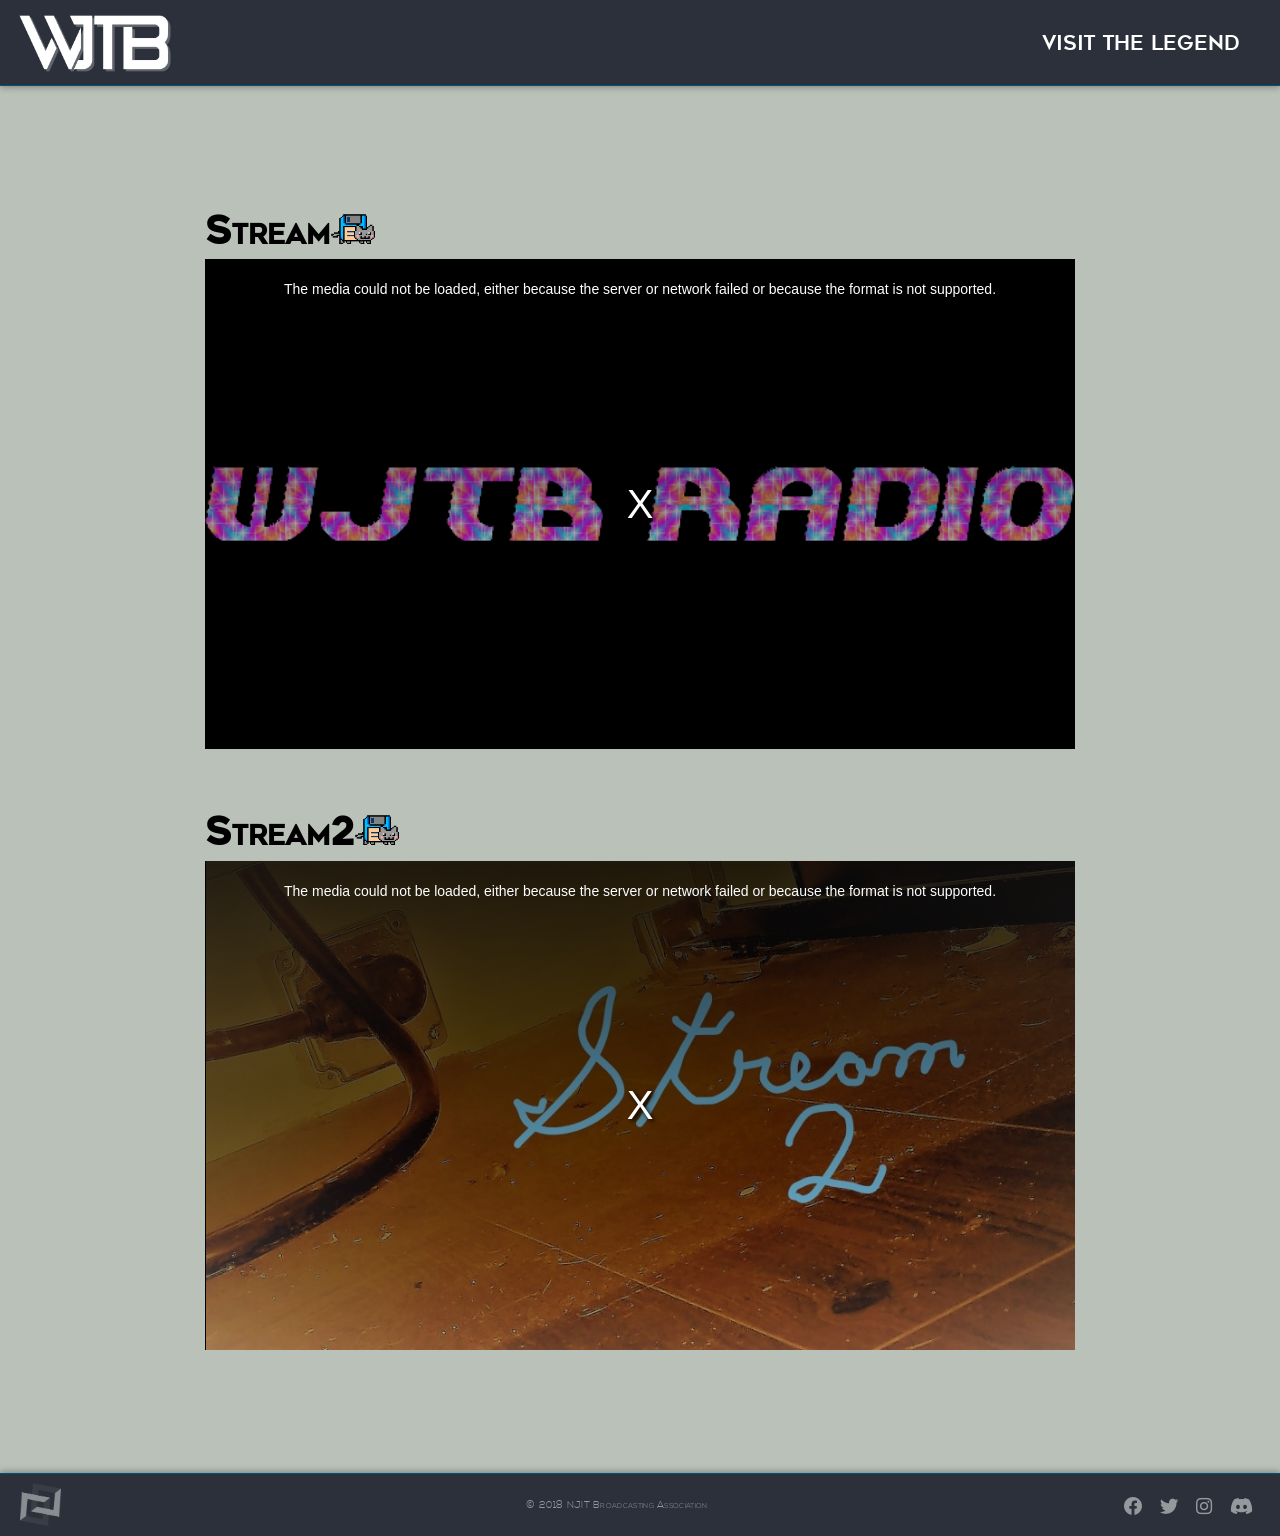
<file: index.html>
<!DOCTYPE html>
<html>
<head>
    <meta HTTP-EQUIV="CACHE-CONTROL" CONTENT="NO-CACHE">
    <meta name="viewport" content="width=device-width, initial-scale=1.0">
    <link rel="shortcut icon" type="image/png" href="/img/w.png"/>
    <link rel="stylesheet" type="text/css" href="./css/main.css">
    <link rel="stylesheet" href="https://use.fontawesome.com/releases/v5.3.1/css/all.css">
    <link href="./css/video-js.css" rel="stylesheet">
    <script src="https://ajax.googleapis.com/ajax/libs/jquery/3.2.1/jquery.min.js"></script>
    <script src="./js/videojs-ie8.min.js"></script>
    <script src="./js/nav.js"></script>
    <script src="./js/main.js"></script>
    <title>Stream &#8211; WJTB Radio</title>
</head>
<body class="wrapper">
    <div id="header"></div>
    <div class="content">
        <div class="content">
            <h1 class="h1_alt">Stream<a href="http://stream.njit.edu:8000/stream1.mp3.m3u"><img src="../img/home/nyanFloppy.gif" height="31" width="45"></img></a></h1>
            <audio id="stream1" class="video-js vjs-default-skin vjs-16-9" controls="" preload="no" width="444" height="250" poster="./img/home/wjtbGlitter.gif" data-setup="{}">;
                    <source src="http://stream.njit.edu:8000/stream1.mp3" type="audio/mp3">
                    <script src="./js/video.js"></script>
        </div>
        <div class="content">
            <h1 class="h1_alt">Stream2<a href="http://stream.njit.edu:8000/stream2.m3u"><img src="../img/home/nyanFloppy.gif" height="31" width="45"></img></a></h1>
            <audio id="stream2" class="video-js vjs-default-skin vjs-16-9" controls="" preload="no" width="444" height="250" poster="./img/home/stream2.jpg" data-setup="{}">;
                    <source src="http://stream.njit.edu:8000/stream2" type="audio/mp3">
                    <script src="./js/video.js"></script>
        </div>
    </div>
    <div id="footer"></div>
</body>
</html>
</file>
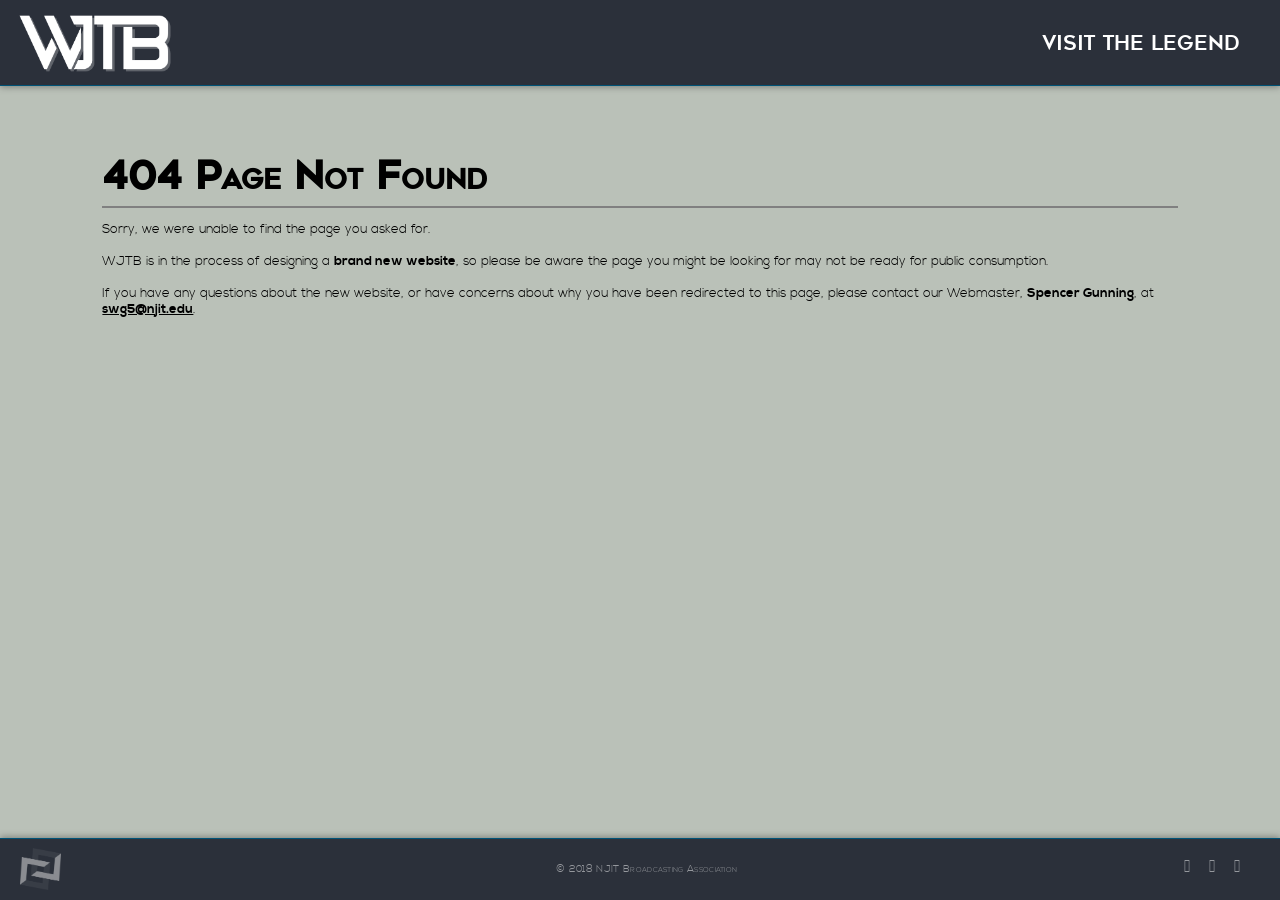
<file: notfound/index.html>
<!DOCTYPE html>
<html>
<head>
    <meta name="viewport" content="width=device-width, initial-scale=1.0">
    <link rel="stylesheet" type="text/css" href="../css/main.css">
    <link rel="stylesheet" href="https://cdnjs.cloudflare.com/ajax/libs/font-awesome/4.7.0/css/font-awesome.min.css">
    <script src="https://ajax.googleapis.com/ajax/libs/jquery/3.2.1/jquery.min.js"></script>
    <script src="../js/nav.js"></script>
    <script src="../js/main.js"></script>
    <title>404 Page Not Found – WJTB Radio</title>
</head>
<body class="wrapper">
    <div id="header"></div>
    <div class="content">
        <h1 class="h1_alt">404 Page Not Found</h1>
        <hr noshade>
        <p>
            Sorry, we were unable to find the page you asked for.
            <br><br>
            WJTB is in the process of designing a <b>brand new website</b>, so please be aware the page you might be looking for may not be ready for public consumption.
            <br><br>
            If you have any questions about the new website, or have concerns about why you have been redirected to this page, please contact our Webmaster, <b>Spencer Gunning</b>, at <b><a href="mailto:swg5@njit.edu" class="black">swg5@njit.edu</a></b>.
        </p>
    </div>
    <div id="footer"></div>
</body>
</html>
</file>
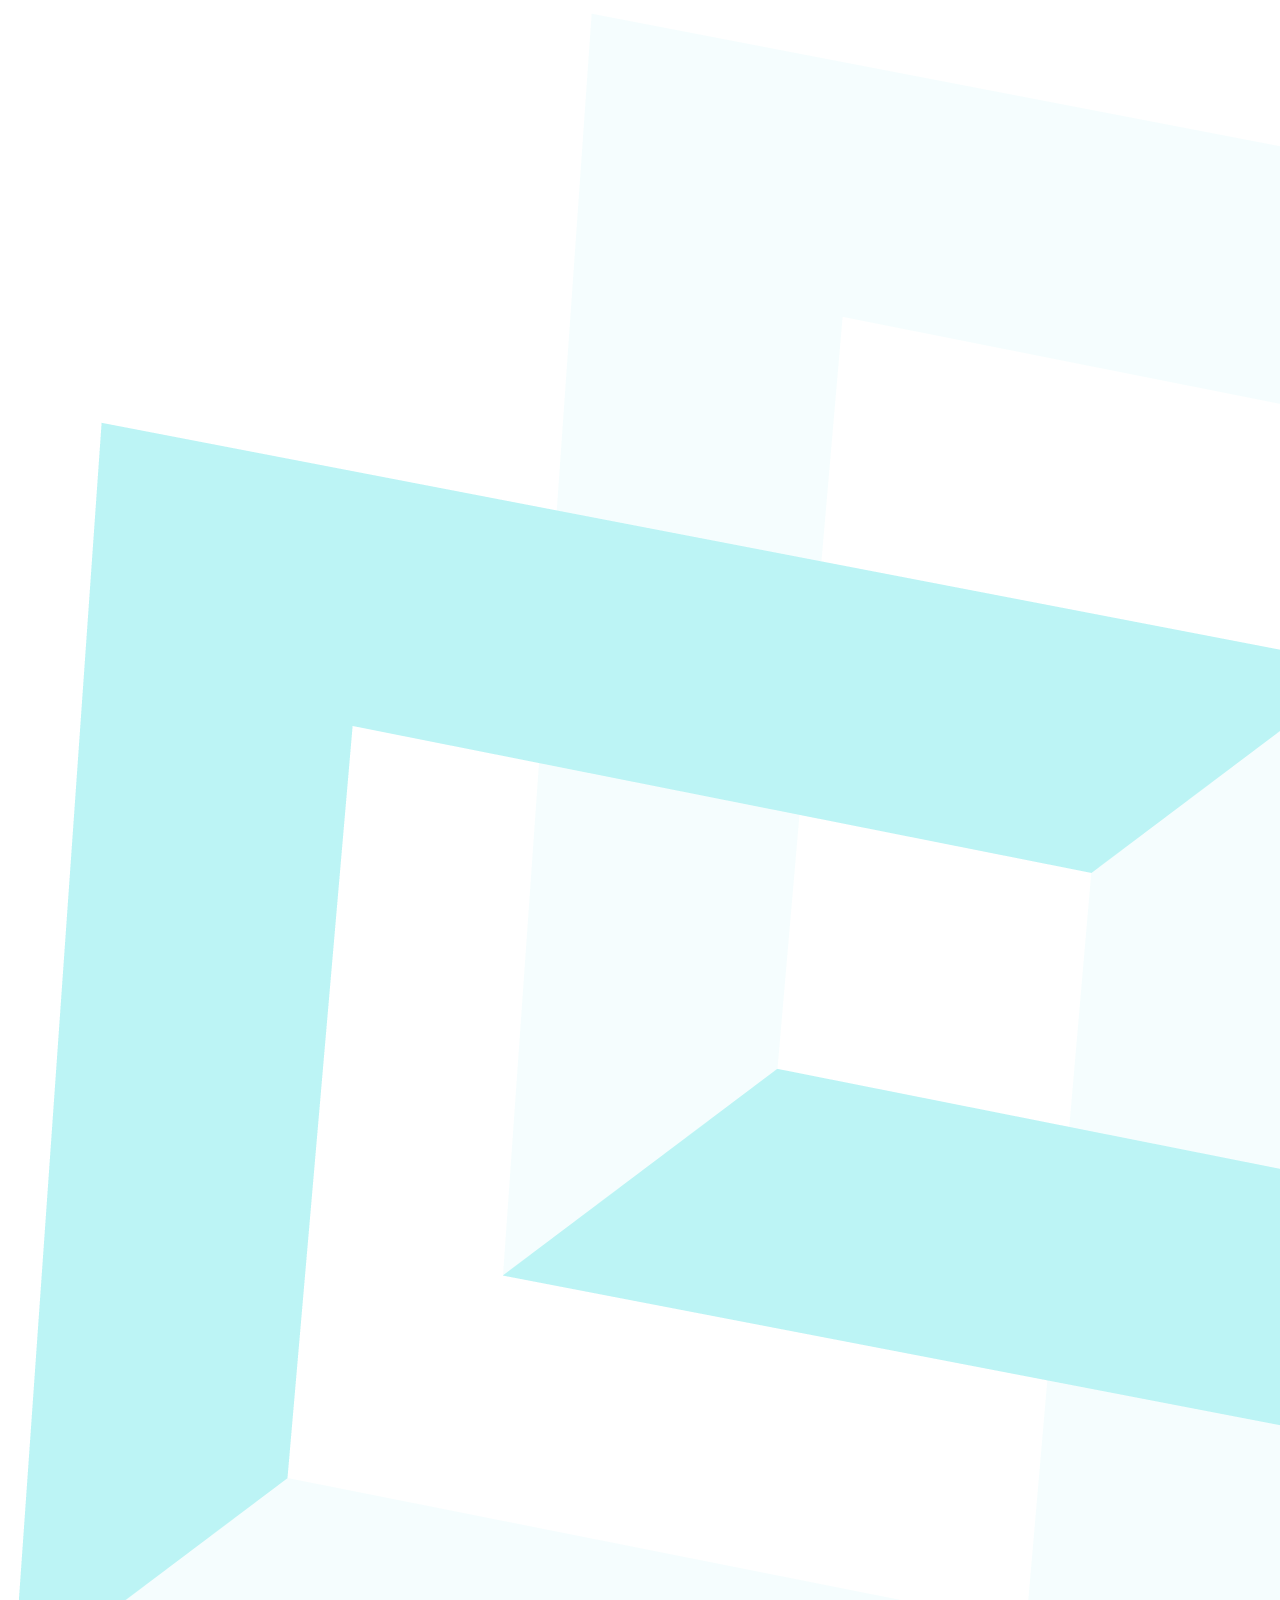
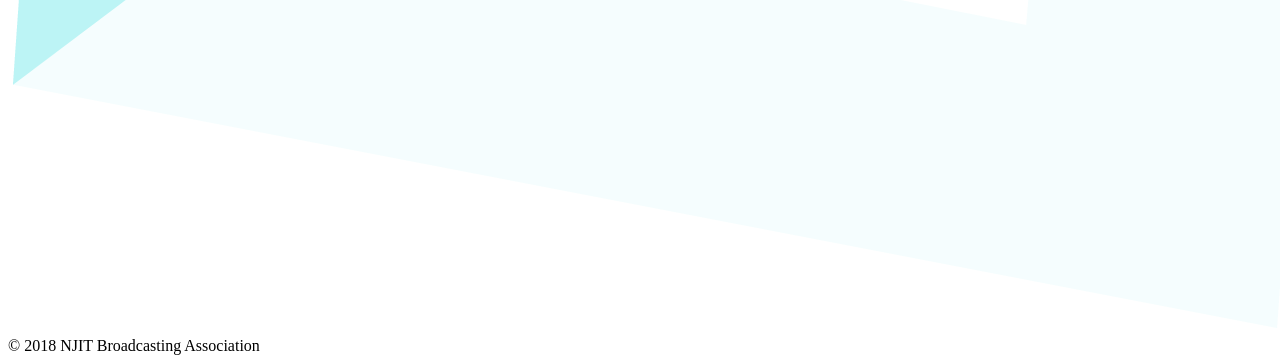
<file: footer.html>
<!DOCTYPE html>
<html>
<body>
    <footer class="footer">
        <a href="https://github.com/aemx" id="f_left" target="_blank">
            <img src="../img/aemx.png" alt="">
        </a>
        <span id="f_center">&#169; 2018 NJIT Broadcasting Association</span>
        <span id="f_right">
            <a class="fa fa-facebook" href="https://www.facebook.com/NJITWJTBRADIO/" target="_blank"></a>
            <a class="fa fa-twitter" href="https://twitter.com/wjtb" target="_blank"></a>
            <a class="fa fa-instagram" href="https://www.instagram.com/wjtbradio/" target="_blank"></a>
        </span>
    </footer>
</body>
</html>
</file>
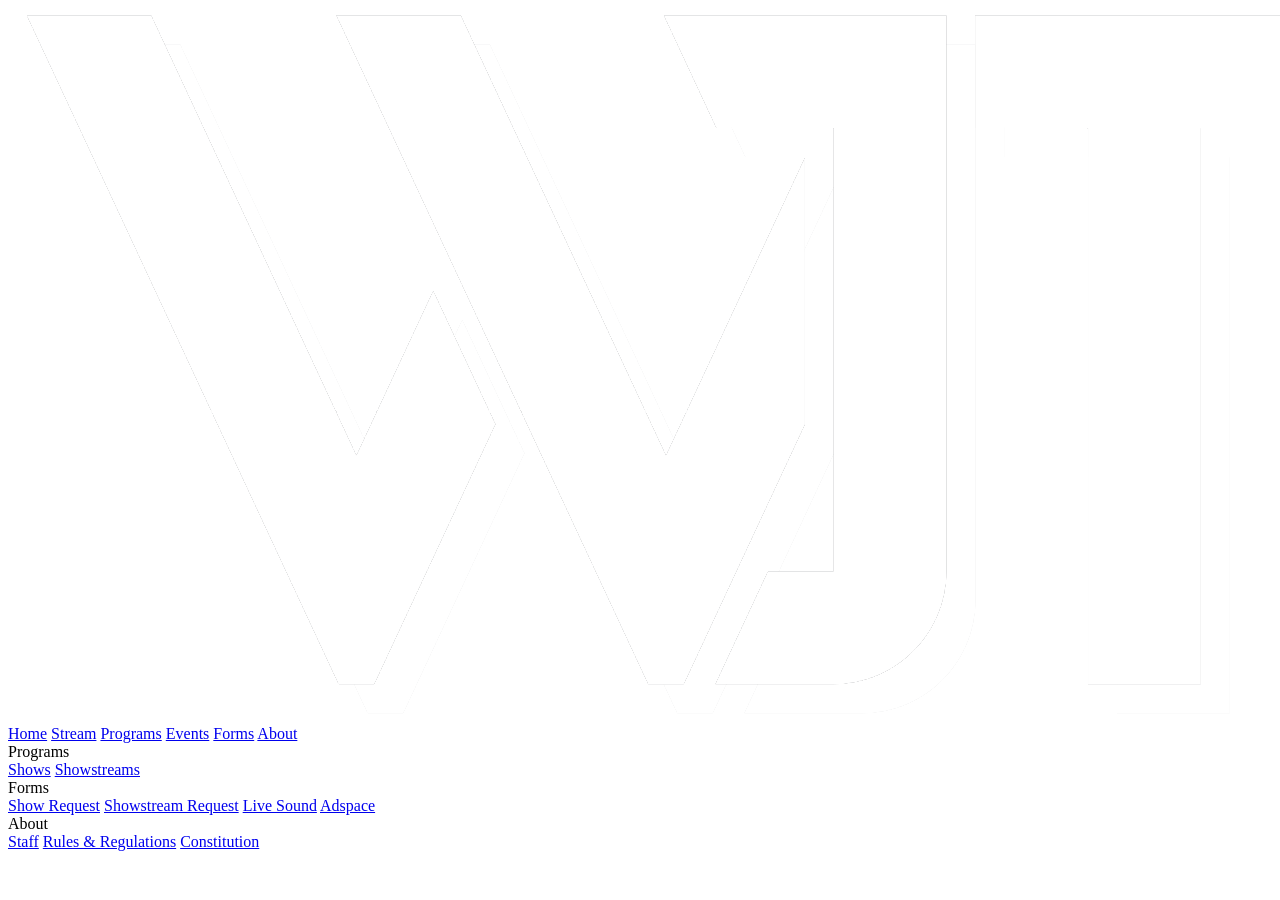
<file: header.html>
<!DOCTYPE html>
<html>
<body>
    <div class="nav" id="nav">
        <a href="/">
            <img src="../img/wjtb.png" alt="">
        </a>
        <div class="links">
            <a href="/">Home</a>
            <a href="/stream">Stream</a>
            <a href="javascript:void(0)" id="a_shows" onClick="navtab_id(this.id)">Programs</a>
            <a href="/events">Events</a>
            <a href="javascript:void(0)" id="a_forms" onClick="navtab_id(this.id)">Forms</a>
            <a href="javascript:void(0)" id="a_about" onClick="navtab_id(this.id)">About</a>
        </div>
    </div>
    <div class="subnav" id="subnav">
        <div class="navtab" id="nt_shows">
            <span>Programs</span>
            <div class="sublinks">
                <a href="/shows">Shows</a>
                <a href="/showstreams">Showstreams</a>
            </div>
        </div>
        <div class="navtab" id="nt_forms">
            <span>Forms</span>
            <div class="sublinks">
                <a href="/showform">Show Request</a>
                <a href="/showstreamform">Showstream Request</a>
                <a href="/livesound">Live Sound</a>
                <a href="/adspace">Adspace</a>
            </div>
        </div>
        <div class="navtab" id="nt_about">
            <span>About</span>
            <div class="sublinks">
                <a href="/staff">Staff</a>
                <a href="/rules">Rules &#38; Regulations</a>
                <a href="/constitution">Constitution</a>
            </div>
        </div>
    </div>
</body>
</html>
</file>
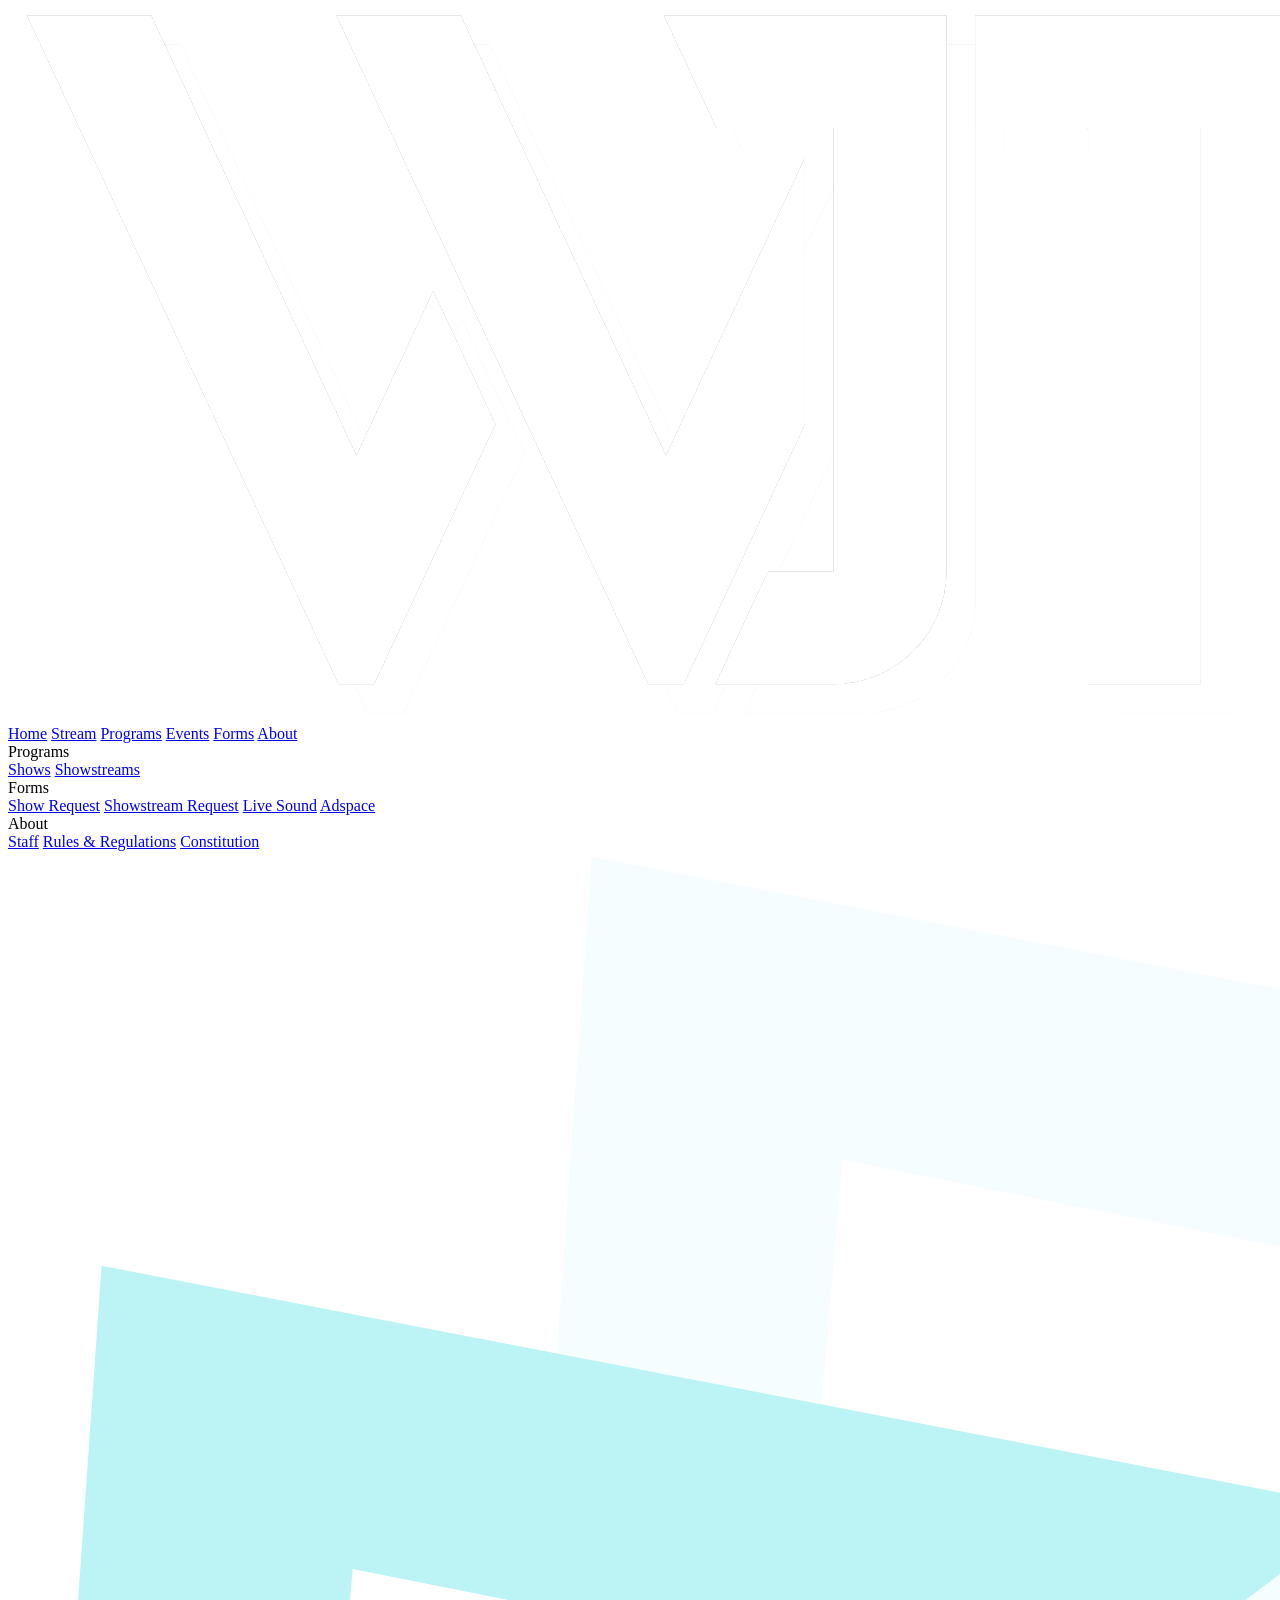
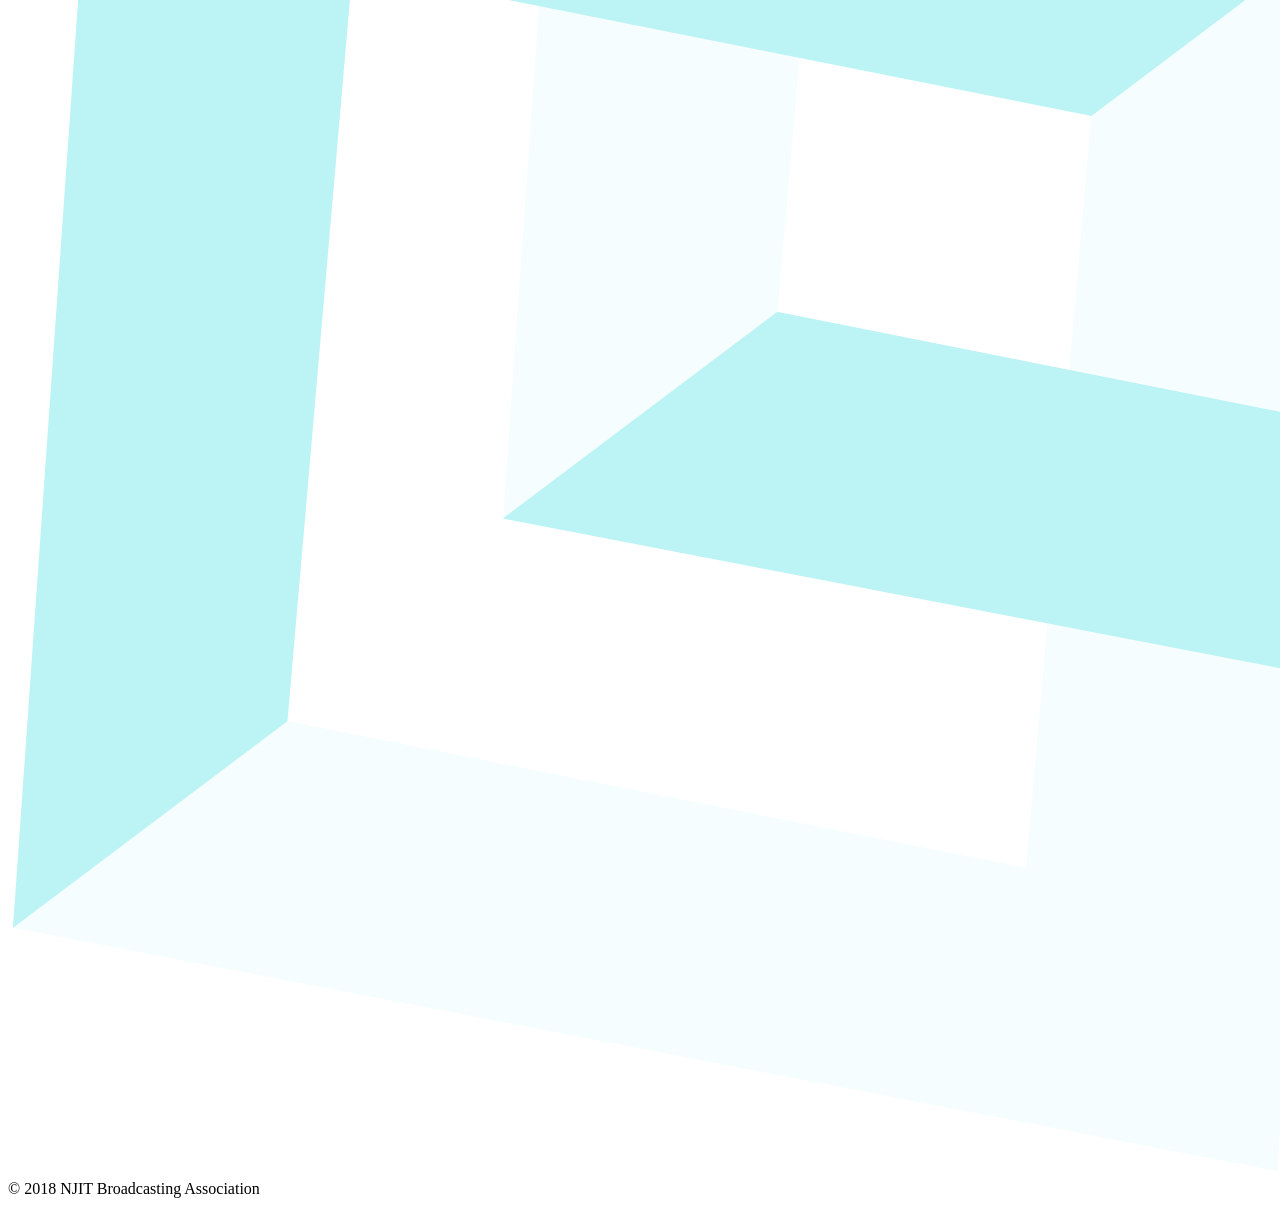
<file: nav.html>
<!DOCTYPE html>
<html>
<head>
</head>
<body>
    <div class="nav" id="nav">
        <a href="#home">
            <img src="img/wjtb.png" alt="WJTB">
        </a>
        <div class="links">
            <a href="#home">Home</a>
            <a href="#stream">Stream</a>
            <a href="javascript:void(0)" id="a_shows" onClick="navtab_id(this.id)">Programs</a>
            <a href="#events">Events</a>
            <a href="javascript:void(0)" id="a_forms" onClick="navtab_id(this.id)">Forms</a>
            <a href="javascript:void(0)" id="a_about" onClick="navtab_id(this.id)">About</a>
        </div>
    </div>
    <div class="subnav" id="subnav">
        <div class="navtab" id="nt_shows">
            <span>Programs</span>
            <div class="sublinks">
                <a href="#shows">Shows</a>
                <a href="#showstreams">Showstreams</a>
            </div>
        </div>
        <div class="navtab" id="nt_forms">
            <span>Forms</span>
            <div class="sublinks">
                <a href="#showform">Show Request</a>
                <a href="#showstreamform">Showstream Request</a>
                <a href="#livesound">Live Sound</a>
                <a href="#adspace">Adspace</a>
            </div>
        </div>
        <div class="navtab" id="nt_about">
            <span>About</span>
            <div class="sublinks">
                <a href="#staff">Staff</a>
                <a href="#rules">Rules &#38; Regulations</a>
                <a href="#constitution">Constitution</a>
            </div>
        </div>
    </div>
    <div class="footer">
        <a href="https://github.com/aemx" id="f_left" target="_blank">
            <img src="img/aemx.png" alt="aemx">
        </a>
        <span id="f_center">
            &#169; 2018 NJIT Broadcasting Association
        </span>
        <span id="f_right">
            <a class="fa fa-facebook" href="https://www.facebook.com/NJITWJTBRADIO/" target="_blank"></a>
            <a class="fa fa-twitter" href="https://twitter.com/wjtb" target="_blank"></a>
            <a class="fa fa-instagram" href="https://www.instagram.com/wjtbradio/" target="_blank"></a>
        </span>
    </div>
</body>
</html>
</file>
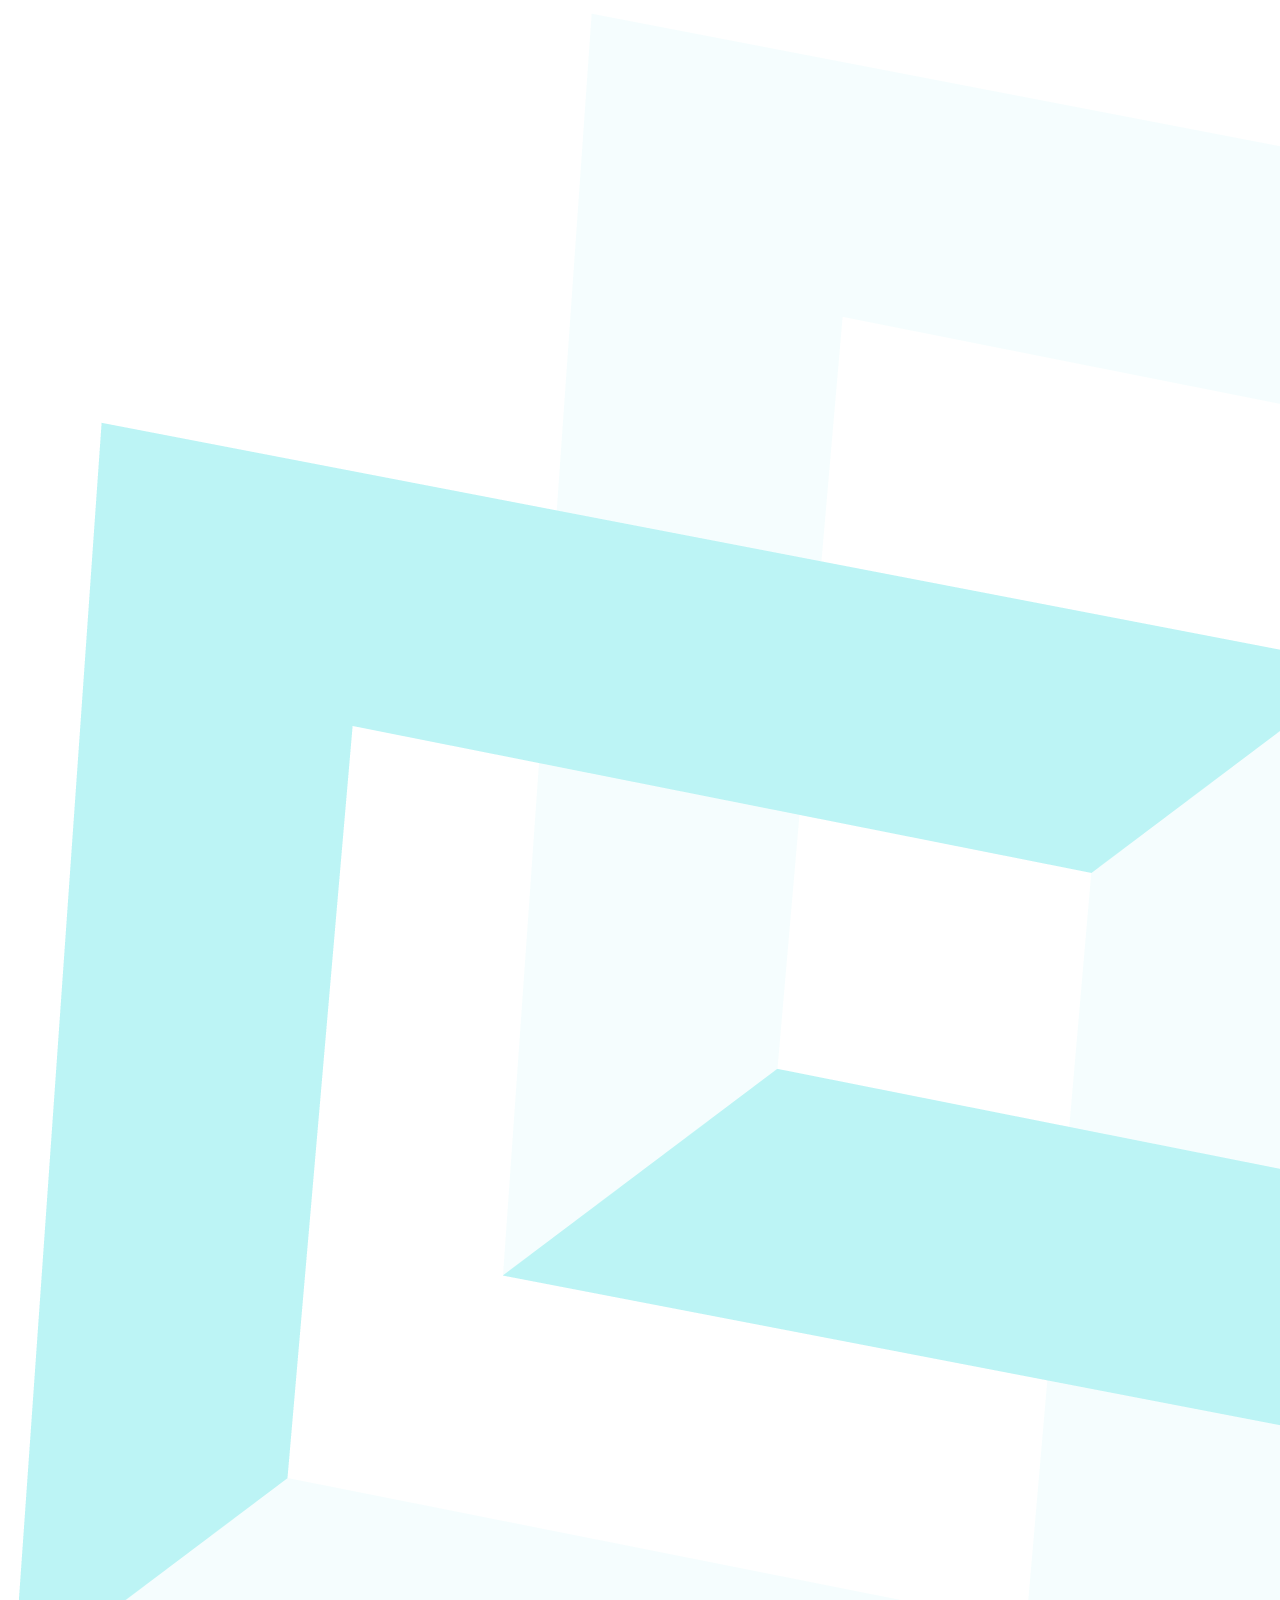
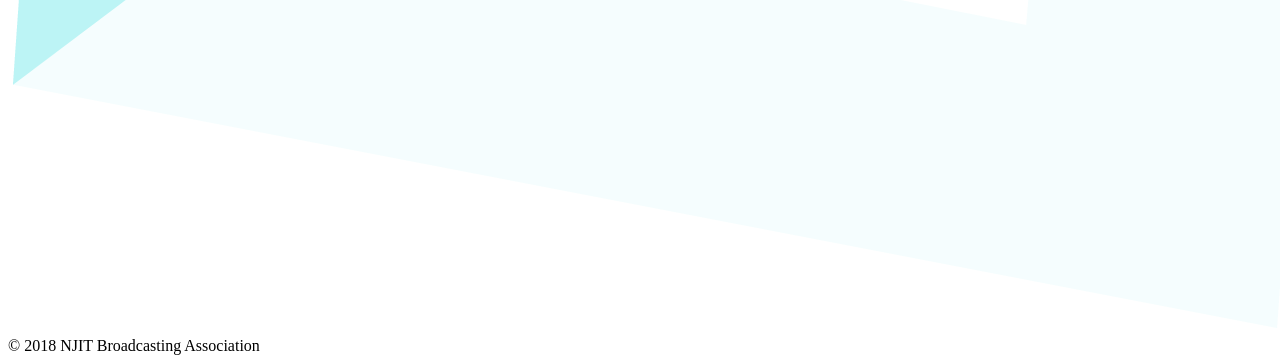
<file: private/footer.html>
<!DOCTYPE html>
<html>
<body>
    <footer class="footer">
        <a href="https://github.com/aemx" id="f_left" target="_blank">
            <img src="../img/aemx.png" alt="">
        </a>
        <span id="f_center">&#169; 2018 NJIT Broadcasting Association</span>
        <span id="f_right">
            <a class="fab fa-facebook" href="https://www.facebook.com/NJITWJTBRADIO/" target="_blank"></a>
            <a class="fab fa-twitter" href="https://twitter.com/wjtb" target="_blank"></a>
            <a class="fab fa-instagram" href="https://www.instagram.com/wjtbradio/" target="_blank"></a>
            <a class="fab fa-discord" href="http://discord.gg/XXHMpQb" target="_blank"></a>
        </span>
    </footer>
</body>
</html>
</file>
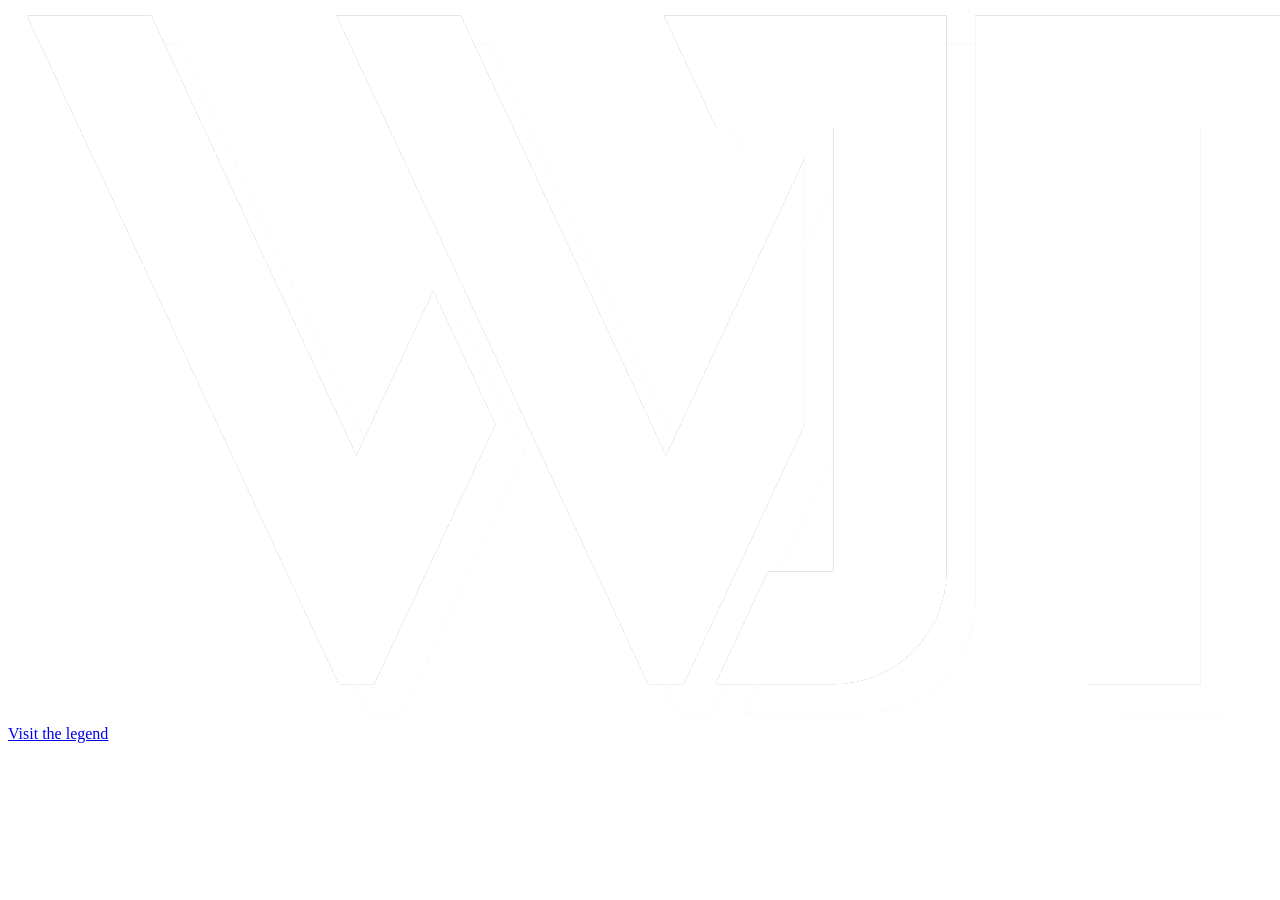
<file: private/header.html>
<!DOCTYPE html>
<html>
<body>
    <div class="nav" id="nav">
        <a href="http://wjtb.njit.edu">
            <img src="../img/wjtb.png" alt="">
        </a>
        <div class="links">
            <a href="http://wjtb.njit.edu">Visit the legend</a>
        </div>
    </div>
</body>
</html>
</file>
<file: css/main.css>
html {
    background-color: #bac1b8;
    height: 100%;
}

body {
    display: flex;
    display: -webkit-flex;
    flex-direction: column;
    height: 100%;
    margin: 0;
    -webkit-flex-direction: column;
}

@font-face {
    font-family: 'geometosregular';
    src: url('../fonts/geometos/geometos.eot');
    src: url('../fonts/geometos/geometos.svg#geometosregular') format('svg'),
         url('../fonts/geometos/geometos.ttf') format('ttf'),
         url('../fonts/geometos/geometos.woff') format('woff');
}

@font-face {
    font-family: 'nexabold';
    src: url('../fonts/nexa/nexa_bold.eot');
    src: url('../fonts/nexa/nexa_bold.svg#nexabold') format('svg'),
        url('../fonts/nexa/nexa_bold.ttf') format('ttf'),
        url('../fonts/nexa/nexa_bold.woff') format('woff');
}

@font-face {
    font-family: 'nexalight';
    src: url('../fonts/nexa/nexa_light.eot');
    src: url('../fonts/nexa/nexa_light.svg#nexalight') format('svg'),
        url('../fonts/nexa/nexa_light.ttf') format('ttf'),
        url('../fonts/nexa/nexa_light.woff') format('woff');
}

.wrapper {
    display: none;
}

.nav {
    background-color: rgba(43, 48, 58, 1);
    border-bottom: 0.13vw solid rgba(0, 83, 119, 1);
    box-shadow: 0 0.13vw 0.65vw rgba(0, 0, 0, 0.35);
    height: 5.3vw;
    padding: 1.5vw 1.75vw;
    position: relative;
    z-index: 3;
}

.nav img {
    float: left;
    width: 15vw;
}

.links {
    float: right;
    margin: 0.85vw 0 0 0;
}

.links a {
    border-radius: 0.6vw;
    color: rgba(255, 255, 255, 1);
    float: left;
    font-family: 'geometosregular', Arial, sans-serif;
    font-size: 2vw;
    margin: 0 1.2vw 0 0.6vw;
    padding: 0.7vw 1vw;
    text-decoration: none;
    transition: background-color 0.3s ease;
}

.links a:hover {
    background-color: rgba(0, 83, 119, 1);
    border-radius: 0.6vw;
}

.navtab {
    background-color: rgba(6, 167, 125, 1);
    box-shadow: 0 0.13vw 0.65vw rgba(0, 0, 0, 0.35);
    display: none;
    height: 2.5vw;
    left: 0;
    overflow: hidden;
    padding: 0.4vw 1.75vw;
    position: absolute;
    right: 0;
    z-index: 2;
}

.navtab span {
    color: rgba(255, 255, 255, 0.15);
    float: left;
    font-family: 'geometosregular', Arial, sans-serif;
    font-size: 6vw;
    margin: -1.95vw 0 0 -0.3vw;
    text-decoration: none;
    user-select: none;
}

.sublinks {
    float: right;
}

.sublinks a {
    color: rgba(255, 255, 255, 1);
    border-radius: 0.6vw;
    float: left;
    font-family: 'geometosregular', Arial, sans-serif;
    font-size: 1.7vw;
    margin: 0 1.4vw 0 0.6vw;
    padding: 0.3vw 1vw;
    text-decoration: none;
    transition: background-color 0.3s ease;
}

.sublinks a:hover {
    background-color: rgba(255, 255, 255, 0.25);
    border-radius: 0.6vw;
}

.content {
    flex: 1;
    margin: 6vw 10vw 6vw 10vw;
    -webkit-flex: 1;
}

.footer {
    background-color: rgba(43, 48, 58, 1);
    border-top: 0.13vw solid rgba(0, 83, 119, 1);
    box-shadow: 0 -0.13vw 0.65vw rgba(0, 0, 0, 0.35);
    color: rgba(255, 255, 255, 0.5);
    font-family: 'nexalight', Arial, sans-serif;
    font-size: 1vw;
    font-variant: small-caps;
    height: 2.6vw;
    left: 0;
    letter-spacing: 0.03vw;
    padding: 1.7vw 2vw;
    right: 0;
    text-align: center;
    z-index: 1;
}

#f_left {
    float: left;
    margin: -1.4vw -0.6vw 0 -0.6vw;
    padding: 0.6vw 0.6vw;
}

#f_left img {
    filter: grayscale(100%);
    opacity: 0.5;
    transition: all 0.3s ease, width 1ms;
    -webkit-filter: grayscale(100%);
    width: 4vw;
}

#f_left img:hover {
    filter: grayscale(0%);
    opacity: 0.8;
    -webkit-filter: grayscale(0%);
}

#f_center {
    display: inline-block;
    margin: 0.7vw 0 0 5.3vw;
}

#f_right {
    margin: -0.1vw 0 0 0;
    font-size: 1.8vw;
    float: right;
}

#f_right a {
    color: rgba(255, 255, 255, 0.5);
    padding: 0.6vw 0.6vw;
    text-decoration: none;
    transition: color 0.3s ease, text-shadow 0.3s ease;
}

#f_right a:hover {
    color: rgba(6, 167, 125, 1);
    text-shadow: 0 0 1vw rgba(255, 255, 255, 0.25);
}

@media only screen and (min-width: 1024px) {
    .nav {
        border-bottom: 1.33px solid rgba(0, 83, 119, 1);
        box-shadow: 0 1.33px 6.66px rgba(0, 0, 0, 0.35);
        height: 54.27px;
        padding: 15.36px 17.92px;
    }
    
    .nav img {
        width: 153.6px;
    }
    
    .links {
        margin-top: 8.7px;
    }
    
    .links a {
        border-radius: 6.14px;
        font-size: 20.48px;
        margin: 0 12.29px 0 6.14px;
        padding: 7.17px 10.24px;
    }
    
    .links a:hover {
        border-radius: 6.14px;
    }
    
    .navtab {
        box-shadow: 0 1.33px 6.66px rgba(0, 0, 0, 0.35);
        height: 25.6px;
        padding: 4.1px 17.92px;
    }
    
    .navtab span {
        font-size: 61.44px;
        margin: -19.97px 0 0 -3.07px;
    }
    
    .sublinks a {
        border-radius: 6.14px;
        font-size: 17.41px;
        margin: 0 14.34px 0 6.14px;
        padding: 3.07px 10.24px;
    }
    
    .sublinks a:hover {
        border-radius: 6.14px;
    }

    .content {
        margin: 61.44px 102.4px 61.44px 102.4px;
    }

    .footer {
        border-top: 1.33px solid rgba(0, 83, 119, 1);
        box-shadow: 0 -1.33px 6.66px rgba(0, 0, 0, 0.35);
        font-size: 10.24px;
        height: 26.62px;
        letter-spacing: 0.31px;
        padding: 17.41px 20.48px;
    }
    
    #f_left {
        margin: -14.34px -6.14px 0 -6.14px;
        padding: 6.14px 6.14px;
    }
    
    #f_left img {
        width: 40.96px;
    }
    
    #f_center {
        margin: 7.17px 0 0 54.27px;
    }
    
    #f_right {
        margin: -1.02px 0 0 0;
        font-size: 18.43px;
    }
    
    #f_right a {
        padding: 6.14px 6.14px;
    }

    #f_right a:hover {
        text-shadow: 0 0 10.24px rgba(255, 255, 255, 0.25);
    }
}

/* BEGIN TEMPORARY CSS */

.tmp {
    position: relative;
    top: 50%;
    transform: translateY(-50%);
}

.welcome {
    border: 1px solid transparent;
    border-radius: 4px;
    padding: 15px;
    margin-bottom: 20px;
}

.welcome_h, .h1_alt {
    font-family: 'geometosregular', Arial, sans-serif;
    font-size: 3vw;
    font-variant: small-caps;
    margin: 0.5vw 0 0.5vw 0;
}

.welcome_wrap, .welcome_wrap a {
    background-color: #dfdef2;
    border-color: #d4d3ee;
    color: #5948b9;
    font-family: 'nexalight', Arial, sans-serif;
    font-size: 1vw;
}

b {
    font-family: 'nexabold', Arial, sans-serif;
    font-weight: normal;
}

.stream_a {
    display: inline-block;
    left: 20%;
    position: relative;
}

.stream_b {
    float: right;
    position: relative;
    right: 20%;
}

audio {
    text-align: left;
}

p, li {
    font-family: 'nexalight', Arial, sans-serif;
    font-size: 1vw;
}

.subtext {
    color: rgba(0, 0, 0, 0.50);
    font-style: italic;
    margin: -0.5vw 0 1vw 0;
}

.subsubtext {
    color: rgba(0, 0, 0, 0.50);
    font-style: italic;
    font-size: 0.7vw;
    margin: -0.5vw 0 1vw 0;
}

hr {
    background-color: rgba(0, 0, 0, 1);
}

.h2_alt {
    color: rgba(0, 0, 0, 0.70);
    font-family: 'geometosregular', Arial, sans-serif;
    font-size: 2.2vw;
    font-variant: small-caps;
    font-weight: 0;
    letter-spacing: 0.05vw;
    margin: 1vw 0 0.5vw 0;
}

.black {
    color: rgba(0, 0, 0, 1);
}

.mid {
    text-align: center;
}

.h3_alt {
    color: rgba(0, 0, 0, 0.60);
    font-family: 'geometosregular', Arial, sans-serif;
    font-size: 1.7vw;
    font-variant: small-caps;
    font-weight: 0;
    letter-spacing: 0.04vw;
    margin: 0.4vw 0 0.5vw 0;    
}

.show img {
    display: inline-block;
    vertical-align: middle;
    width: 8vw;
}

.show_desc {
    display: inline-block;
    margin-left: 2vw;
    vertical-align: middle;
}

.all_inline {
    margin-bottom: 0.5vw;
}

.all_inline * {
    display: inline;
}

.pfix {
    display: table-caption;
    width: 60vw;
}

.home_img {
    display: flex;
    justify-content: space-between;
    text-align: center;
}

.home_img img {
    border-radius: 0.6vw;
    box-shadow: 0 0.13vw 0.65vw rgba(0, 0, 0, 0.35);
    display: inline-block;
    text-align: center;
    vertical-align: middle;
    width: 25vw;
    height: 14vw;
}

/*  END TEMPORARY CSS  */
</file>
<file: css/video-js.css>
@charset "UTF-8";
.vjs-modal-dialog .vjs-modal-dialog-content, .video-js .vjs-modal-dialog, .vjs-button > .vjs-icon-placeholder:before, .video-js .vjs-big-play-button .vjs-icon-placeholder:before {
  position: absolute;
  top: 0;
  left: 0;
  width: 100%;
  height: 100%;
}

.vjs-button > .vjs-icon-placeholder:before, .video-js .vjs-big-play-button .vjs-icon-placeholder:before {
  text-align: center;
}

@font-face {
  font-family: VideoJS;
  src: url([data-uri]) format("woff");
  font-weight: normal;
  font-style: normal;
}
.vjs-icon-play, .video-js .vjs-play-control .vjs-icon-placeholder, .video-js .vjs-big-play-button .vjs-icon-placeholder:before {
  font-family: VideoJS;
  font-weight: normal;
  font-style: normal;
}
.vjs-icon-play:before, .video-js .vjs-play-control .vjs-icon-placeholder:before, .video-js .vjs-big-play-button .vjs-icon-placeholder:before {
  content: "\f101";
}

.vjs-icon-play-circle {
  font-family: VideoJS;
  font-weight: normal;
  font-style: normal;
}
.vjs-icon-play-circle:before {
  content: "\f102";
}

.vjs-icon-pause, .video-js .vjs-play-control.vjs-playing .vjs-icon-placeholder {
  font-family: VideoJS;
  font-weight: normal;
  font-style: normal;
}
.vjs-icon-pause:before, .video-js .vjs-play-control.vjs-playing .vjs-icon-placeholder:before {
  content: "\f103";
}

.vjs-icon-volume-mute, .video-js .vjs-mute-control.vjs-vol-0 .vjs-icon-placeholder {
  font-family: VideoJS;
  font-weight: normal;
  font-style: normal;
}
.vjs-icon-volume-mute:before, .video-js .vjs-mute-control.vjs-vol-0 .vjs-icon-placeholder:before {
  content: "\f104";
}

.vjs-icon-volume-low, .video-js .vjs-mute-control.vjs-vol-1 .vjs-icon-placeholder {
  font-family: VideoJS;
  font-weight: normal;
  font-style: normal;
}
.vjs-icon-volume-low:before, .video-js .vjs-mute-control.vjs-vol-1 .vjs-icon-placeholder:before {
  content: "\f105";
}

.vjs-icon-volume-mid, .video-js .vjs-mute-control.vjs-vol-2 .vjs-icon-placeholder {
  font-family: VideoJS;
  font-weight: normal;
  font-style: normal;
}
.vjs-icon-volume-mid:before, .video-js .vjs-mute-control.vjs-vol-2 .vjs-icon-placeholder:before {
  content: "\f106";
}

.vjs-icon-volume-high, .video-js .vjs-mute-control .vjs-icon-placeholder {
  font-family: VideoJS;
  font-weight: normal;
  font-style: normal;
}
.vjs-icon-volume-high:before, .video-js .vjs-mute-control .vjs-icon-placeholder:before {
  content: "\f107";
}

.vjs-icon-fullscreen-enter, .video-js .vjs-fullscreen-control .vjs-icon-placeholder {
  font-family: VideoJS;
  font-weight: normal;
  font-style: normal;
}
.vjs-icon-fullscreen-enter:before, .video-js .vjs-fullscreen-control .vjs-icon-placeholder:before {
  content: "\f108";
}

.vjs-icon-fullscreen-exit, .video-js.vjs-fullscreen .vjs-fullscreen-control .vjs-icon-placeholder {
  font-family: VideoJS;
  font-weight: normal;
  font-style: normal;
}
.vjs-icon-fullscreen-exit:before, .video-js.vjs-fullscreen .vjs-fullscreen-control .vjs-icon-placeholder:before {
  content: "\f109";
}

.vjs-icon-square {
  font-family: VideoJS;
  font-weight: normal;
  font-style: normal;
}
.vjs-icon-square:before {
  content: "\f10a";
}

.vjs-icon-spinner {
  font-family: VideoJS;
  font-weight: normal;
  font-style: normal;
}
.vjs-icon-spinner:before {
  content: "\f10b";
}

.vjs-icon-subtitles, .video-js .vjs-subs-caps-button .vjs-icon-placeholder,
.video-js.video-js:lang(en-GB) .vjs-subs-caps-button .vjs-icon-placeholder,
.video-js.video-js:lang(en-IE) .vjs-subs-caps-button .vjs-icon-placeholder,
.video-js.video-js:lang(en-AU) .vjs-subs-caps-button .vjs-icon-placeholder,
.video-js.video-js:lang(en-NZ) .vjs-subs-caps-button .vjs-icon-placeholder, .video-js .vjs-subtitles-button .vjs-icon-placeholder {
  font-family: VideoJS;
  font-weight: normal;
  font-style: normal;
}
.vjs-icon-subtitles:before, .video-js .vjs-subs-caps-button .vjs-icon-placeholder:before,
.video-js.video-js:lang(en-GB) .vjs-subs-caps-button .vjs-icon-placeholder:before,
.video-js.video-js:lang(en-IE) .vjs-subs-caps-button .vjs-icon-placeholder:before,
.video-js.video-js:lang(en-AU) .vjs-subs-caps-button .vjs-icon-placeholder:before,
.video-js.video-js:lang(en-NZ) .vjs-subs-caps-button .vjs-icon-placeholder:before, .video-js .vjs-subtitles-button .vjs-icon-placeholder:before {
  content: "\f10c";
}

.vjs-icon-captions, .video-js:lang(en) .vjs-subs-caps-button .vjs-icon-placeholder,
.video-js:lang(fr-CA) .vjs-subs-caps-button .vjs-icon-placeholder, .video-js .vjs-captions-button .vjs-icon-placeholder {
  font-family: VideoJS;
  font-weight: normal;
  font-style: normal;
}
.vjs-icon-captions:before, .video-js:lang(en) .vjs-subs-caps-button .vjs-icon-placeholder:before,
.video-js:lang(fr-CA) .vjs-subs-caps-button .vjs-icon-placeholder:before, .video-js .vjs-captions-button .vjs-icon-placeholder:before {
  content: "\f10d";
}

.vjs-icon-chapters, .video-js .vjs-chapters-button .vjs-icon-placeholder {
  font-family: VideoJS;
  font-weight: normal;
  font-style: normal;
}
.vjs-icon-chapters:before, .video-js .vjs-chapters-button .vjs-icon-placeholder:before {
  content: "\f10e";
}

.vjs-icon-share {
  font-family: VideoJS;
  font-weight: normal;
  font-style: normal;
}
.vjs-icon-share:before {
  content: "\f10f";
}

.vjs-icon-cog {
  font-family: VideoJS;
  font-weight: normal;
  font-style: normal;
}
.vjs-icon-cog:before {
  content: "\f110";
}

.vjs-icon-circle, .vjs-seek-to-live-control .vjs-icon-placeholder, .video-js .vjs-volume-level, .video-js .vjs-play-progress {
  font-family: VideoJS;
  font-weight: normal;
  font-style: normal;
}
.vjs-icon-circle:before, .vjs-seek-to-live-control .vjs-icon-placeholder:before, .video-js .vjs-volume-level:before, .video-js .vjs-play-progress:before {
  content: "\f111";
}

.vjs-icon-circle-outline {
  font-family: VideoJS;
  font-weight: normal;
  font-style: normal;
}
.vjs-icon-circle-outline:before {
  content: "\f112";
}

.vjs-icon-circle-inner-circle {
  font-family: VideoJS;
  font-weight: normal;
  font-style: normal;
}
.vjs-icon-circle-inner-circle:before {
  content: "\f113";
}

.vjs-icon-hd {
  font-family: VideoJS;
  font-weight: normal;
  font-style: normal;
}
.vjs-icon-hd:before {
  content: "\f114";
}

.vjs-icon-cancel, .video-js .vjs-control.vjs-close-button .vjs-icon-placeholder {
  font-family: VideoJS;
  font-weight: normal;
  font-style: normal;
}
.vjs-icon-cancel:before, .video-js .vjs-control.vjs-close-button .vjs-icon-placeholder:before {
  content: "\f115";
}

.vjs-icon-replay, .video-js .vjs-play-control.vjs-ended .vjs-icon-placeholder {
  font-family: VideoJS;
  font-weight: normal;
  font-style: normal;
}
.vjs-icon-replay:before, .video-js .vjs-play-control.vjs-ended .vjs-icon-placeholder:before {
  content: "\f116";
}

.vjs-icon-facebook {
  font-family: VideoJS;
  font-weight: normal;
  font-style: normal;
}
.vjs-icon-facebook:before {
  content: "\f117";
}

.vjs-icon-gplus {
  font-family: VideoJS;
  font-weight: normal;
  font-style: normal;
}
.vjs-icon-gplus:before {
  content: "\f118";
}

.vjs-icon-linkedin {
  font-family: VideoJS;
  font-weight: normal;
  font-style: normal;
}
.vjs-icon-linkedin:before {
  content: "\f119";
}

.vjs-icon-twitter {
  font-family: VideoJS;
  font-weight: normal;
  font-style: normal;
}
.vjs-icon-twitter:before {
  content: "\f11a";
}

.vjs-icon-tumblr {
  font-family: VideoJS;
  font-weight: normal;
  font-style: normal;
}
.vjs-icon-tumblr:before {
  content: "\f11b";
}

.vjs-icon-pinterest {
  font-family: VideoJS;
  font-weight: normal;
  font-style: normal;
}
.vjs-icon-pinterest:before {
  content: "\f11c";
}

.vjs-icon-audio-description, .video-js .vjs-descriptions-button .vjs-icon-placeholder {
  font-family: VideoJS;
  font-weight: normal;
  font-style: normal;
}
.vjs-icon-audio-description:before, .video-js .vjs-descriptions-button .vjs-icon-placeholder:before {
  content: "\f11d";
}

.vjs-icon-audio, .video-js .vjs-audio-button .vjs-icon-placeholder {
  font-family: VideoJS;
  font-weight: normal;
  font-style: normal;
}
.vjs-icon-audio:before, .video-js .vjs-audio-button .vjs-icon-placeholder:before {
  content: "\f11e";
}

.vjs-icon-next-item {
  font-family: VideoJS;
  font-weight: normal;
  font-style: normal;
}
.vjs-icon-next-item:before {
  content: "\f11f";
}

.vjs-icon-previous-item {
  font-family: VideoJS;
  font-weight: normal;
  font-style: normal;
}
.vjs-icon-previous-item:before {
  content: "\f120";
}

.vjs-icon-picture-in-picture-enter, .video-js .vjs-picture-in-picture-control .vjs-icon-placeholder {
  font-family: VideoJS;
  font-weight: normal;
  font-style: normal;
}
.vjs-icon-picture-in-picture-enter:before, .video-js .vjs-picture-in-picture-control .vjs-icon-placeholder:before {
  content: "\f121";
}

.vjs-icon-picture-in-picture-exit, .video-js.vjs-picture-in-picture .vjs-picture-in-picture-control .vjs-icon-placeholder {
  font-family: VideoJS;
  font-weight: normal;
  font-style: normal;
}
.vjs-icon-picture-in-picture-exit:before, .video-js.vjs-picture-in-picture .vjs-picture-in-picture-control .vjs-icon-placeholder:before {
  content: "\f122";
}

.video-js {
  display: block;
  vertical-align: top;
  box-sizing: border-box;
  color: #fff;
  background-color: #000;
  position: relative;
  padding: 0;
  font-size: 10px;
  line-height: 1;
  font-weight: normal;
  font-style: normal;
  font-family: Arial, Helvetica, sans-serif;
  word-break: initial;
}
.video-js:-moz-full-screen {
  position: absolute;
}
.video-js:-webkit-full-screen {
  width: 100% !important;
  height: 100% !important;
}

.video-js[tabindex="-1"] {
  outline: none;
}

.video-js *,
.video-js *:before,
.video-js *:after {
  box-sizing: inherit;
}

.video-js ul {
  font-family: inherit;
  font-size: inherit;
  line-height: inherit;
  list-style-position: outside;
  margin-left: 0;
  margin-right: 0;
  margin-top: 0;
  margin-bottom: 0;
}

.video-js.vjs-fluid,
.video-js.vjs-16-9,
.video-js.vjs-4-3 {
  width: 100%;
  max-width: 100%;
  height: 0;
}

.video-js.vjs-16-9 {
  padding-top: 56.25%;
}

.video-js.vjs-4-3 {
  padding-top: 75%;
}

.video-js.vjs-fill {
  width: 100%;
  height: 100%;
}

.video-js .vjs-tech {
  position: absolute;
  top: 0;
  left: 0;
  width: 100%;
  height: 100%;
}

body.vjs-full-window {
  padding: 0;
  margin: 0;
  height: 100%;
}

.vjs-full-window .video-js.vjs-fullscreen {
  position: fixed;
  overflow: hidden;
  z-index: 1000;
  left: 0;
  top: 0;
  bottom: 0;
  right: 0;
}

.video-js.vjs-fullscreen:not(.vjs-ios-native-fs) {
  width: 100% !important;
  height: 100% !important;
  padding-top: 0 !important;
}

.video-js.vjs-fullscreen.vjs-user-inactive {
  cursor: none;
}

.vjs-hidden {
  display: none !important;
}

.vjs-disabled {
  opacity: 0.5;
  cursor: default;
}

.video-js .vjs-offscreen {
  height: 1px;
  left: -9999px;
  position: absolute;
  top: 0;
  width: 1px;
}

.vjs-lock-showing {
  display: block !important;
  opacity: 1;
  visibility: visible;
}

.vjs-no-js {
  padding: 20px;
  color: #fff;
  background-color: #000;
  font-size: 18px;
  font-family: Arial, Helvetica, sans-serif;
  text-align: center;
  width: 300px;
  height: 150px;
  margin: 0px auto;
}

.vjs-no-js a,
.vjs-no-js a:visited {
  color: #66A8CC;
}

.video-js .vjs-big-play-button {
  font-size: 3em;
  line-height: 1.5em;
  height: 1.63332em;
  width: 3em;
  display: block;
  position: absolute;
  top: 10px;
  left: 10px;
  padding: 0;
  cursor: pointer;
  opacity: 1;
  border: 0.06666em solid #fff;
  background-color: #2B333F;
  background-color: rgba(43, 51, 63, 0.7);
  border-radius: 0.3em;
  transition: all 0.4s;
}
.vjs-big-play-centered .vjs-big-play-button {
  top: 50%;
  left: 50%;
  margin-top: -0.81666em;
  margin-left: -1.5em;
}

.video-js:hover .vjs-big-play-button,
.video-js .vjs-big-play-button:focus {
  border-color: #fff;
  background-color: #73859f;
  background-color: rgba(115, 133, 159, 0.5);
  transition: all 0s;
}

.vjs-controls-disabled .vjs-big-play-button,
.vjs-has-started .vjs-big-play-button,
.vjs-using-native-controls .vjs-big-play-button,
.vjs-error .vjs-big-play-button {
  display: none;
}

.vjs-has-started.vjs-paused.vjs-show-big-play-button-on-pause .vjs-big-play-button {
  display: block;
}

.video-js button {
  background: none;
  border: none;
  color: inherit;
  display: inline-block;
  font-size: inherit;
  line-height: inherit;
  text-transform: none;
  text-decoration: none;
  transition: none;
  -webkit-appearance: none;
  -moz-appearance: none;
  appearance: none;
}

.vjs-control .vjs-button {
  width: 100%;
  height: 100%;
}

.video-js .vjs-control.vjs-close-button {
  cursor: pointer;
  height: 3em;
  position: absolute;
  right: 0;
  top: 0.5em;
  z-index: 2;
}
.video-js .vjs-modal-dialog {
  background: rgba(0, 0, 0, 0.8);
  background: linear-gradient(180deg, rgba(0, 0, 0, 0.8), rgba(255, 255, 255, 0));
  overflow: auto;
}

.video-js .vjs-modal-dialog > * {
  box-sizing: border-box;
}

.vjs-modal-dialog .vjs-modal-dialog-content {
  font-size: 1.2em;
  line-height: 1.5;
  padding: 20px 24px;
  z-index: 1;
}

.vjs-menu-button {
  cursor: pointer;
}

.vjs-menu-button.vjs-disabled {
  cursor: default;
}

.vjs-workinghover .vjs-menu-button.vjs-disabled:hover .vjs-menu {
  display: none;
}

.vjs-menu .vjs-menu-content {
  display: block;
  padding: 0;
  margin: 0;
  font-family: Arial, Helvetica, sans-serif;
  overflow: auto;
}

.vjs-menu .vjs-menu-content > * {
  box-sizing: border-box;
}

.vjs-scrubbing .vjs-control.vjs-menu-button:hover .vjs-menu {
  display: none;
}

.vjs-menu li {
  list-style: none;
  margin: 0;
  padding: 0.2em 0;
  line-height: 1.4em;
  font-size: 1.2em;
  text-align: center;
  text-transform: lowercase;
}

.vjs-menu li.vjs-menu-item:focus,
.vjs-menu li.vjs-menu-item:hover,
.js-focus-visible .vjs-menu li.vjs-menu-item:hover {
  background-color: #73859f;
  background-color: rgba(115, 133, 159, 0.5);
}

.vjs-menu li.vjs-selected,
.vjs-menu li.vjs-selected:focus,
.vjs-menu li.vjs-selected:hover,
.js-focus-visible .vjs-menu li.vjs-selected:hover {
  background-color: #fff;
  color: #2B333F;
}

.vjs-menu li.vjs-menu-title {
  text-align: center;
  text-transform: uppercase;
  font-size: 1em;
  line-height: 2em;
  padding: 0;
  margin: 0 0 0.3em 0;
  font-weight: bold;
  cursor: default;
}

.vjs-menu-button-popup .vjs-menu {
  display: none;
  position: absolute;
  bottom: 0;
  width: 10em;
  left: -3em;
  height: 0em;
  margin-bottom: 1.5em;
  border-top-color: rgba(43, 51, 63, 0.7);
}

.vjs-menu-button-popup .vjs-menu .vjs-menu-content {
  background-color: #2B333F;
  background-color: rgba(43, 51, 63, 0.7);
  position: absolute;
  width: 100%;
  bottom: 1.5em;
  max-height: 15em;
}

.vjs-layout-tiny .vjs-menu-button-popup .vjs-menu .vjs-menu-content,
.vjs-layout-x-small .vjs-menu-button-popup .vjs-menu .vjs-menu-content {
  max-height: 5em;
}

.vjs-layout-small .vjs-menu-button-popup .vjs-menu .vjs-menu-content {
  max-height: 10em;
}

.vjs-layout-medium .vjs-menu-button-popup .vjs-menu .vjs-menu-content {
  max-height: 14em;
}

.vjs-layout-large .vjs-menu-button-popup .vjs-menu .vjs-menu-content,
.vjs-layout-x-large .vjs-menu-button-popup .vjs-menu .vjs-menu-content,
.vjs-layout-huge .vjs-menu-button-popup .vjs-menu .vjs-menu-content {
  max-height: 25em;
}

.vjs-workinghover .vjs-menu-button-popup.vjs-hover .vjs-menu,
.vjs-menu-button-popup .vjs-menu.vjs-lock-showing {
  display: block;
}

.video-js .vjs-menu-button-inline {
  transition: all 0.4s;
  overflow: hidden;
}

.video-js .vjs-menu-button-inline:before {
  width: 2.222222222em;
}

.video-js .vjs-menu-button-inline:hover,
.video-js .vjs-menu-button-inline:focus,
.video-js .vjs-menu-button-inline.vjs-slider-active,
.video-js.vjs-no-flex .vjs-menu-button-inline {
  width: 12em;
}

.vjs-menu-button-inline .vjs-menu {
  opacity: 0;
  height: 100%;
  width: auto;
  position: absolute;
  left: 4em;
  top: 0;
  padding: 0;
  margin: 0;
  transition: all 0.4s;
}

.vjs-menu-button-inline:hover .vjs-menu,
.vjs-menu-button-inline:focus .vjs-menu,
.vjs-menu-button-inline.vjs-slider-active .vjs-menu {
  display: block;
  opacity: 1;
}

.vjs-no-flex .vjs-menu-button-inline .vjs-menu {
  display: block;
  opacity: 1;
  position: relative;
  width: auto;
}

.vjs-no-flex .vjs-menu-button-inline:hover .vjs-menu,
.vjs-no-flex .vjs-menu-button-inline:focus .vjs-menu,
.vjs-no-flex .vjs-menu-button-inline.vjs-slider-active .vjs-menu {
  width: auto;
}

.vjs-menu-button-inline .vjs-menu-content {
  width: auto;
  height: 100%;
  margin: 0;
  overflow: hidden;
}

.video-js .vjs-control-bar {
  display: none;
  width: 100%;
  position: absolute;
  bottom: 0;
  left: 0;
  right: 0;
  height: 3em;
  background-color: #2B333F;
  background-color: rgba(43, 51, 63, 0.7);
}

.vjs-has-started .vjs-control-bar {
  display: flex;
  visibility: visible;
  opacity: 1;
  transition: visibility 0.1s, opacity 0.1s;
}

.vjs-has-started.vjs-user-inactive.vjs-playing .vjs-control-bar {
  visibility: visible;
  opacity: 0;
  transition: visibility 1s, opacity 1s;
}

.vjs-controls-disabled .vjs-control-bar,
.vjs-using-native-controls .vjs-control-bar,
.vjs-error .vjs-control-bar {
  display: none !important;
}

.vjs-audio.vjs-has-started.vjs-user-inactive.vjs-playing .vjs-control-bar {
  opacity: 1;
  visibility: visible;
}

.vjs-has-started.vjs-no-flex .vjs-control-bar {
  display: table;
}

.video-js .vjs-control {
  position: relative;
  text-align: center;
  margin: 0;
  padding: 0;
  height: 100%;
  width: 4em;
  flex: none;
}

.vjs-button > .vjs-icon-placeholder:before {
  font-size: 1.8em;
  line-height: 1.67;
}

.video-js .vjs-control:focus:before,
.video-js .vjs-control:hover:before,
.video-js .vjs-control:focus {
  text-shadow: 0em 0em 1em white;
}

.video-js .vjs-control-text {
  border: 0;
  clip: rect(0 0 0 0);
  height: 1px;
  overflow: hidden;
  padding: 0;
  position: absolute;
  width: 1px;
}

.vjs-no-flex .vjs-control {
  display: table-cell;
  vertical-align: middle;
}

.video-js .vjs-custom-control-spacer {
  display: none;
}

.video-js .vjs-progress-control {
  cursor: pointer;
  flex: auto;
  display: flex;
  align-items: center;
  min-width: 4em;
  touch-action: none;
}

.video-js .vjs-progress-control.disabled {
  cursor: default;
}

.vjs-live .vjs-progress-control {
  display: none;
}

.vjs-liveui .vjs-progress-control {
  display: flex;
  align-items: center;
}

.vjs-no-flex .vjs-progress-control {
  width: auto;
}

.video-js .vjs-progress-holder {
  flex: auto;
  transition: all 0.2s;
  height: 0.3em;
}

.video-js .vjs-progress-control .vjs-progress-holder {
  margin: 0 10px;
}

.video-js .vjs-progress-control:hover .vjs-progress-holder {
  font-size: 1.6666666667em;
}

.video-js .vjs-progress-control:hover .vjs-progress-holder.disabled {
  font-size: 1em;
}

.video-js .vjs-progress-holder .vjs-play-progress,
.video-js .vjs-progress-holder .vjs-load-progress,
.video-js .vjs-progress-holder .vjs-load-progress div {
  position: absolute;
  display: block;
  height: 100%;
  margin: 0;
  padding: 0;
  width: 0;
}

.video-js .vjs-play-progress {
  background-color: #fff;
}
.video-js .vjs-play-progress:before {
  font-size: 0.9em;
  position: absolute;
  right: -0.5em;
  top: -0.3333333333em;
  z-index: 1;
}

.video-js .vjs-load-progress {
  background: rgba(115, 133, 159, 0.5);
}

.video-js .vjs-load-progress div {
  background: rgba(115, 133, 159, 0.75);
}

.video-js .vjs-time-tooltip {
  background-color: #fff;
  background-color: rgba(255, 255, 255, 0.8);
  border-radius: 0.3em;
  color: #000;
  float: right;
  font-family: Arial, Helvetica, sans-serif;
  font-size: 1em;
  padding: 6px 8px 8px 8px;
  pointer-events: none;
  position: absolute;
  top: -3.4em;
  visibility: hidden;
  z-index: 1;
}

.video-js .vjs-progress-holder:focus .vjs-time-tooltip {
  display: none;
}

.video-js .vjs-progress-control:hover .vjs-time-tooltip,
.video-js .vjs-progress-control:hover .vjs-progress-holder:focus .vjs-time-tooltip {
  display: block;
  font-size: 0.6em;
  visibility: visible;
}

.video-js .vjs-progress-control.disabled:hover .vjs-time-tooltip {
  font-size: 1em;
}

.video-js .vjs-progress-control .vjs-mouse-display {
  display: none;
  position: absolute;
  width: 1px;
  height: 100%;
  background-color: #000;
  z-index: 1;
}

.vjs-no-flex .vjs-progress-control .vjs-mouse-display {
  z-index: 0;
}

.video-js .vjs-progress-control:hover .vjs-mouse-display {
  display: block;
}

.video-js.vjs-user-inactive .vjs-progress-control .vjs-mouse-display {
  visibility: hidden;
  opacity: 0;
  transition: visibility 1s, opacity 1s;
}

.video-js.vjs-user-inactive.vjs-no-flex .vjs-progress-control .vjs-mouse-display {
  display: none;
}

.vjs-mouse-display .vjs-time-tooltip {
  color: #fff;
  background-color: #000;
  background-color: rgba(0, 0, 0, 0.8);
}

.video-js .vjs-slider {
  position: relative;
  cursor: pointer;
  padding: 0;
  margin: 0 0.45em 0 0.45em;
  /* iOS Safari */
  -webkit-touch-callout: none;
  /* Safari */
  -webkit-user-select: none;
  /* Konqueror HTML */
  /* Firefox */
  -moz-user-select: none;
  /* Internet Explorer/Edge */
  -ms-user-select: none;
  /* Non-prefixed version, currently supported by Chrome and Opera */
  user-select: none;
  background-color: #73859f;
  background-color: rgba(115, 133, 159, 0.5);
}

.video-js .vjs-slider.disabled {
  cursor: default;
}

.video-js .vjs-slider:focus {
  text-shadow: 0em 0em 1em white;
  box-shadow: 0 0 1em #fff;
}

.video-js .vjs-mute-control {
  cursor: pointer;
  flex: none;
}
.video-js .vjs-volume-control {
  cursor: pointer;
  margin-right: 1em;
  display: flex;
}

.video-js .vjs-volume-control.vjs-volume-horizontal {
  width: 5em;
}

.video-js .vjs-volume-panel .vjs-volume-control {
  visibility: visible;
  opacity: 0;
  width: 1px;
  height: 1px;
  margin-left: -1px;
}

.video-js .vjs-volume-panel {
  transition: width 1s;
}
.video-js .vjs-volume-panel.vjs-hover .vjs-volume-control, .video-js .vjs-volume-panel:active .vjs-volume-control, .video-js .vjs-volume-panel:focus .vjs-volume-control, .video-js .vjs-volume-panel .vjs-volume-control:active, .video-js .vjs-volume-panel.vjs-hover .vjs-mute-control ~ .vjs-volume-control, .video-js .vjs-volume-panel .vjs-volume-control.vjs-slider-active {
  visibility: visible;
  opacity: 1;
  position: relative;
  transition: visibility 0.1s, opacity 0.1s, height 0.1s, width 0.1s, left 0s, top 0s;
}
.video-js .vjs-volume-panel.vjs-hover .vjs-volume-control.vjs-volume-horizontal, .video-js .vjs-volume-panel:active .vjs-volume-control.vjs-volume-horizontal, .video-js .vjs-volume-panel:focus .vjs-volume-control.vjs-volume-horizontal, .video-js .vjs-volume-panel .vjs-volume-control:active.vjs-volume-horizontal, .video-js .vjs-volume-panel.vjs-hover .vjs-mute-control ~ .vjs-volume-control.vjs-volume-horizontal, .video-js .vjs-volume-panel .vjs-volume-control.vjs-slider-active.vjs-volume-horizontal {
  width: 5em;
  height: 3em;
  margin-right: 0;
}
.video-js .vjs-volume-panel.vjs-hover .vjs-volume-control.vjs-volume-vertical, .video-js .vjs-volume-panel:active .vjs-volume-control.vjs-volume-vertical, .video-js .vjs-volume-panel:focus .vjs-volume-control.vjs-volume-vertical, .video-js .vjs-volume-panel .vjs-volume-control:active.vjs-volume-vertical, .video-js .vjs-volume-panel.vjs-hover .vjs-mute-control ~ .vjs-volume-control.vjs-volume-vertical, .video-js .vjs-volume-panel .vjs-volume-control.vjs-slider-active.vjs-volume-vertical {
  left: -3.5em;
  transition: left 0s;
}
.video-js .vjs-volume-panel.vjs-volume-panel-horizontal.vjs-hover, .video-js .vjs-volume-panel.vjs-volume-panel-horizontal:active, .video-js .vjs-volume-panel.vjs-volume-panel-horizontal.vjs-slider-active {
  width: 10em;
  transition: width 0.1s;
}
.video-js .vjs-volume-panel.vjs-volume-panel-horizontal.vjs-mute-toggle-only {
  width: 4em;
}

.video-js .vjs-volume-panel .vjs-volume-control.vjs-volume-vertical {
  height: 8em;
  width: 3em;
  left: -3000em;
  transition: visibility 1s, opacity 1s, height 1s 1s, width 1s 1s, left 1s 1s, top 1s 1s;
}

.video-js .vjs-volume-panel .vjs-volume-control.vjs-volume-horizontal {
  transition: visibility 1s, opacity 1s, height 1s 1s, width 1s, left 1s 1s, top 1s 1s;
}

.video-js.vjs-no-flex .vjs-volume-panel .vjs-volume-control.vjs-volume-horizontal {
  width: 5em;
  height: 3em;
  visibility: visible;
  opacity: 1;
  position: relative;
  transition: none;
}

.video-js.vjs-no-flex .vjs-volume-control.vjs-volume-vertical,
.video-js.vjs-no-flex .vjs-volume-panel .vjs-volume-control.vjs-volume-vertical {
  position: absolute;
  bottom: 3em;
  left: 0.5em;
}

.video-js .vjs-volume-panel {
  display: flex;
}

.video-js .vjs-volume-bar {
  margin: 1.35em 0.45em;
}

.vjs-volume-bar.vjs-slider-horizontal {
  width: 5em;
  height: 0.3em;
}

.vjs-volume-bar.vjs-slider-vertical {
  width: 0.3em;
  height: 5em;
  margin: 1.35em auto;
}

.video-js .vjs-volume-level {
  position: absolute;
  bottom: 0;
  left: 0;
  background-color: #fff;
}
.video-js .vjs-volume-level:before {
  position: absolute;
  font-size: 0.9em;
}

.vjs-slider-vertical .vjs-volume-level {
  width: 0.3em;
}
.vjs-slider-vertical .vjs-volume-level:before {
  top: -0.5em;
  left: -0.3em;
}

.vjs-slider-horizontal .vjs-volume-level {
  height: 0.3em;
}
.vjs-slider-horizontal .vjs-volume-level:before {
  top: -0.3em;
  right: -0.5em;
}

.video-js .vjs-volume-panel.vjs-volume-panel-vertical {
  width: 4em;
}

.vjs-volume-bar.vjs-slider-vertical .vjs-volume-level {
  height: 100%;
}

.vjs-volume-bar.vjs-slider-horizontal .vjs-volume-level {
  width: 100%;
}

.video-js .vjs-volume-vertical {
  width: 3em;
  height: 8em;
  bottom: 8em;
  background-color: #2B333F;
  background-color: rgba(43, 51, 63, 0.7);
}

.video-js .vjs-volume-horizontal .vjs-menu {
  left: -2em;
}

.vjs-poster {
  display: inline-block;
  vertical-align: middle;
  background-repeat: no-repeat;
  background-position: 50% 50%;
  background-size: contain;
  background-color: #000000;
  cursor: pointer;
  margin: 0;
  padding: 0;
  position: absolute;
  top: 0;
  right: 0;
  bottom: 0;
  left: 0;
  height: 100%;
}

.vjs-has-started .vjs-poster {
  display: none;
}

.vjs-audio.vjs-has-started .vjs-poster {
  display: block;
}

.vjs-using-native-controls .vjs-poster {
  display: none;
}

.video-js .vjs-live-control {
  display: flex;
  align-items: flex-start;
  flex: auto;
  font-size: 1em;
  line-height: 3em;
}

.vjs-no-flex .vjs-live-control {
  display: table-cell;
  width: auto;
  text-align: left;
}

.video-js:not(.vjs-live) .vjs-live-control,
.video-js.vjs-liveui .vjs-live-control {
  display: none;
}

.video-js .vjs-seek-to-live-control {
  cursor: pointer;
  flex: none;
  display: inline-flex;
  height: 100%;
  padding-left: 0.5em;
  padding-right: 0.5em;
  font-size: 1em;
  line-height: 3em;
  width: auto;
  min-width: 4em;
}

.vjs-no-flex .vjs-seek-to-live-control {
  display: table-cell;
  width: auto;
  text-align: left;
}

.video-js.vjs-live:not(.vjs-liveui) .vjs-seek-to-live-control,
.video-js:not(.vjs-live) .vjs-seek-to-live-control {
  display: none;
}

.vjs-seek-to-live-control.vjs-control.vjs-at-live-edge {
  cursor: auto;
}

.vjs-seek-to-live-control .vjs-icon-placeholder {
  margin-right: 0.5em;
  color: #888;
}

.vjs-seek-to-live-control.vjs-control.vjs-at-live-edge .vjs-icon-placeholder {
  color: red;
}

.video-js .vjs-time-control {
  flex: none;
  font-size: 1em;
  line-height: 3em;
  min-width: 2em;
  width: auto;
  padding-left: 1em;
  padding-right: 1em;
}

.vjs-live .vjs-time-control {
  display: none;
}

.video-js .vjs-current-time,
.vjs-no-flex .vjs-current-time {
  display: none;
}

.video-js .vjs-duration,
.vjs-no-flex .vjs-duration {
  display: none;
}

.vjs-time-divider {
  display: none;
  line-height: 3em;
}

.vjs-live .vjs-time-divider {
  display: none;
}

.video-js .vjs-play-control {
  cursor: pointer;
}

.video-js .vjs-play-control .vjs-icon-placeholder {
  flex: none;
}

.vjs-text-track-display {
  position: absolute;
  bottom: 3em;
  left: 0;
  right: 0;
  top: 0;
  pointer-events: none;
}

.video-js.vjs-user-inactive.vjs-playing .vjs-text-track-display {
  bottom: 1em;
}

.video-js .vjs-text-track {
  font-size: 1.4em;
  text-align: center;
  margin-bottom: 0.1em;
}

.vjs-subtitles {
  color: #fff;
}

.vjs-captions {
  color: #fc6;
}

.vjs-tt-cue {
  display: block;
}

video::-webkit-media-text-track-display {
  transform: translateY(-3em);
}

.video-js.vjs-user-inactive.vjs-playing video::-webkit-media-text-track-display {
  transform: translateY(-1.5em);
}

.video-js .vjs-picture-in-picture-control {
  cursor: pointer;
  flex: none;
}
.video-js .vjs-fullscreen-control {
  cursor: pointer;
  flex: none;
}
.vjs-playback-rate > .vjs-menu-button,
.vjs-playback-rate .vjs-playback-rate-value {
  position: absolute;
  top: 0;
  left: 0;
  width: 100%;
  height: 100%;
}

.vjs-playback-rate .vjs-playback-rate-value {
  pointer-events: none;
  font-size: 1.5em;
  line-height: 2;
  text-align: center;
}

.vjs-playback-rate .vjs-menu {
  width: 4em;
  left: 0em;
}

.vjs-error .vjs-error-display .vjs-modal-dialog-content {
  font-size: 1.4em;
  text-align: center;
}

.vjs-error .vjs-error-display:before {
  color: #fff;
  content: "X";
  font-family: Arial, Helvetica, sans-serif;
  font-size: 4em;
  left: 0;
  line-height: 1;
  margin-top: -0.5em;
  position: absolute;
  text-shadow: 0.05em 0.05em 0.1em #000;
  text-align: center;
  top: 50%;
  vertical-align: middle;
  width: 100%;
}

.vjs-loading-spinner {
  display: none;
  position: absolute;
  top: 50%;
  left: 50%;
  margin: -25px 0 0 -25px;
  opacity: 0.85;
  text-align: left;
  border: 6px solid rgba(43, 51, 63, 0.7);
  box-sizing: border-box;
  background-clip: padding-box;
  width: 50px;
  height: 50px;
  border-radius: 25px;
  visibility: hidden;
}

.vjs-seeking .vjs-loading-spinner,
.vjs-waiting .vjs-loading-spinner {
  display: block;
  -webkit-animation: vjs-spinner-show 0s linear 0.3s forwards;
          animation: vjs-spinner-show 0s linear 0.3s forwards;
}

.vjs-loading-spinner:before,
.vjs-loading-spinner:after {
  content: "";
  position: absolute;
  margin: -6px;
  box-sizing: inherit;
  width: inherit;
  height: inherit;
  border-radius: inherit;
  opacity: 1;
  border: inherit;
  border-color: transparent;
  border-top-color: white;
}

.vjs-seeking .vjs-loading-spinner:before,
.vjs-seeking .vjs-loading-spinner:after,
.vjs-waiting .vjs-loading-spinner:before,
.vjs-waiting .vjs-loading-spinner:after {
  -webkit-animation: vjs-spinner-spin 1.1s cubic-bezier(0.6, 0.2, 0, 0.8) infinite, vjs-spinner-fade 1.1s linear infinite;
  animation: vjs-spinner-spin 1.1s cubic-bezier(0.6, 0.2, 0, 0.8) infinite, vjs-spinner-fade 1.1s linear infinite;
}

.vjs-seeking .vjs-loading-spinner:before,
.vjs-waiting .vjs-loading-spinner:before {
  border-top-color: white;
}

.vjs-seeking .vjs-loading-spinner:after,
.vjs-waiting .vjs-loading-spinner:after {
  border-top-color: white;
  -webkit-animation-delay: 0.44s;
  animation-delay: 0.44s;
}

@keyframes vjs-spinner-show {
  to {
    visibility: visible;
  }
}
@-webkit-keyframes vjs-spinner-show {
  to {
    visibility: visible;
  }
}
@keyframes vjs-spinner-spin {
  100% {
    transform: rotate(360deg);
  }
}
@-webkit-keyframes vjs-spinner-spin {
  100% {
    -webkit-transform: rotate(360deg);
  }
}
@keyframes vjs-spinner-fade {
  0% {
    border-top-color: #73859f;
  }
  20% {
    border-top-color: #73859f;
  }
  35% {
    border-top-color: white;
  }
  60% {
    border-top-color: #73859f;
  }
  100% {
    border-top-color: #73859f;
  }
}
@-webkit-keyframes vjs-spinner-fade {
  0% {
    border-top-color: #73859f;
  }
  20% {
    border-top-color: #73859f;
  }
  35% {
    border-top-color: white;
  }
  60% {
    border-top-color: #73859f;
  }
  100% {
    border-top-color: #73859f;
  }
}
.vjs-chapters-button .vjs-menu ul {
  width: 24em;
}

.video-js .vjs-subs-caps-button + .vjs-menu .vjs-captions-menu-item .vjs-menu-item-text .vjs-icon-placeholder {
  vertical-align: middle;
  display: inline-block;
  margin-bottom: -0.1em;
}

.video-js .vjs-subs-caps-button + .vjs-menu .vjs-captions-menu-item .vjs-menu-item-text .vjs-icon-placeholder:before {
  font-family: VideoJS;
  content: "";
  font-size: 1.5em;
  line-height: inherit;
}

.video-js .vjs-audio-button + .vjs-menu .vjs-main-desc-menu-item .vjs-menu-item-text .vjs-icon-placeholder {
  vertical-align: middle;
  display: inline-block;
  margin-bottom: -0.1em;
}

.video-js .vjs-audio-button + .vjs-menu .vjs-main-desc-menu-item .vjs-menu-item-text .vjs-icon-placeholder:before {
  font-family: VideoJS;
  content: " ";
  font-size: 1.5em;
  line-height: inherit;
}

.video-js:not(.vjs-fullscreen).vjs-layout-small .vjs-current-time,
.video-js:not(.vjs-fullscreen).vjs-layout-small .vjs-time-divider,
.video-js:not(.vjs-fullscreen).vjs-layout-small .vjs-duration,
.video-js:not(.vjs-fullscreen).vjs-layout-small .vjs-remaining-time,
.video-js:not(.vjs-fullscreen).vjs-layout-small .vjs-playback-rate,
.video-js:not(.vjs-fullscreen).vjs-layout-small .vjs-chapters-button,
.video-js:not(.vjs-fullscreen).vjs-layout-small .vjs-descriptions-button,
.video-js:not(.vjs-fullscreen).vjs-layout-small .vjs-captions-button,
.video-js:not(.vjs-fullscreen).vjs-layout-small .vjs-subtitles-button,
.video-js:not(.vjs-fullscreen).vjs-layout-small .vjs-audio-button,
.video-js:not(.vjs-fullscreen).vjs-layout-small .vjs-volume-control, .video-js:not(.vjs-fullscreen).vjs-layout-x-small .vjs-current-time,
.video-js:not(.vjs-fullscreen).vjs-layout-x-small .vjs-time-divider,
.video-js:not(.vjs-fullscreen).vjs-layout-x-small .vjs-duration,
.video-js:not(.vjs-fullscreen).vjs-layout-x-small .vjs-remaining-time,
.video-js:not(.vjs-fullscreen).vjs-layout-x-small .vjs-playback-rate,
.video-js:not(.vjs-fullscreen).vjs-layout-x-small .vjs-chapters-button,
.video-js:not(.vjs-fullscreen).vjs-layout-x-small .vjs-descriptions-button,
.video-js:not(.vjs-fullscreen).vjs-layout-x-small .vjs-captions-button,
.video-js:not(.vjs-fullscreen).vjs-layout-x-small .vjs-subtitles-button,
.video-js:not(.vjs-fullscreen).vjs-layout-x-small .vjs-audio-button,
.video-js:not(.vjs-fullscreen).vjs-layout-x-small .vjs-volume-control, .video-js:not(.vjs-fullscreen).vjs-layout-tiny .vjs-current-time,
.video-js:not(.vjs-fullscreen).vjs-layout-tiny .vjs-time-divider,
.video-js:not(.vjs-fullscreen).vjs-layout-tiny .vjs-duration,
.video-js:not(.vjs-fullscreen).vjs-layout-tiny .vjs-remaining-time,
.video-js:not(.vjs-fullscreen).vjs-layout-tiny .vjs-playback-rate,
.video-js:not(.vjs-fullscreen).vjs-layout-tiny .vjs-chapters-button,
.video-js:not(.vjs-fullscreen).vjs-layout-tiny .vjs-descriptions-button,
.video-js:not(.vjs-fullscreen).vjs-layout-tiny .vjs-captions-button,
.video-js:not(.vjs-fullscreen).vjs-layout-tiny .vjs-subtitles-button,
.video-js:not(.vjs-fullscreen).vjs-layout-tiny .vjs-audio-button,
.video-js:not(.vjs-fullscreen).vjs-layout-tiny .vjs-volume-control {
  display: none;
}
.video-js:not(.vjs-fullscreen).vjs-layout-small .vjs-volume-panel.vjs-volume-panel-horizontal:hover,
.video-js:not(.vjs-fullscreen).vjs-layout-small .vjs-volume-panel.vjs-volume-panel-horizontal:active,
.video-js:not(.vjs-fullscreen).vjs-layout-small .vjs-volume-panel.vjs-volume-panel-horizontal.vjs-slider-active, .video-js:not(.vjs-fullscreen).vjs-layout-x-small .vjs-volume-panel.vjs-volume-panel-horizontal:hover,
.video-js:not(.vjs-fullscreen).vjs-layout-x-small .vjs-volume-panel.vjs-volume-panel-horizontal:active,
.video-js:not(.vjs-fullscreen).vjs-layout-x-small .vjs-volume-panel.vjs-volume-panel-horizontal.vjs-slider-active, .video-js:not(.vjs-fullscreen).vjs-layout-tiny .vjs-volume-panel.vjs-volume-panel-horizontal:hover,
.video-js:not(.vjs-fullscreen).vjs-layout-tiny .vjs-volume-panel.vjs-volume-panel-horizontal:active,
.video-js:not(.vjs-fullscreen).vjs-layout-tiny .vjs-volume-panel.vjs-volume-panel-horizontal.vjs-slider-active {
  width: auto;
  width: initial;
}
.video-js:not(.vjs-fullscreen).vjs-layout-x-small:not(.vjs-liveui) .vjs-subs-caps-button, .video-js:not(.vjs-fullscreen).vjs-layout-x-small:not(.vjs-live) .vjs-subs-caps-button, .video-js:not(.vjs-fullscreen).vjs-layout-tiny .vjs-subs-caps-button {
  display: none;
}
.video-js:not(.vjs-fullscreen).vjs-layout-x-small.vjs-liveui .vjs-custom-control-spacer, .video-js:not(.vjs-fullscreen).vjs-layout-tiny .vjs-custom-control-spacer {
  flex: auto;
  display: block;
}
.video-js:not(.vjs-fullscreen).vjs-layout-x-small.vjs-liveui.vjs-no-flex .vjs-custom-control-spacer, .video-js:not(.vjs-fullscreen).vjs-layout-tiny.vjs-no-flex .vjs-custom-control-spacer {
  width: auto;
}
.video-js:not(.vjs-fullscreen).vjs-layout-x-small.vjs-liveui .vjs-progress-control, .video-js:not(.vjs-fullscreen).vjs-layout-tiny .vjs-progress-control {
  display: none;
}

.vjs-modal-dialog.vjs-text-track-settings {
  background-color: #2B333F;
  background-color: rgba(43, 51, 63, 0.75);
  color: #fff;
  height: 70%;
}

.vjs-text-track-settings .vjs-modal-dialog-content {
  display: table;
}

.vjs-text-track-settings .vjs-track-settings-colors,
.vjs-text-track-settings .vjs-track-settings-font,
.vjs-text-track-settings .vjs-track-settings-controls {
  display: table-cell;
}

.vjs-text-track-settings .vjs-track-settings-controls {
  text-align: right;
  vertical-align: bottom;
}

@supports (display: grid) {
  .vjs-text-track-settings .vjs-modal-dialog-content {
    display: grid;
    grid-template-columns: 1fr 1fr;
    grid-template-rows: 1fr;
    padding: 20px 24px 0px 24px;
  }

  .vjs-track-settings-controls .vjs-default-button {
    margin-bottom: 20px;
  }

  .vjs-text-track-settings .vjs-track-settings-controls {
    grid-column: 1/-1;
  }

  .vjs-layout-small .vjs-text-track-settings .vjs-modal-dialog-content,
.vjs-layout-x-small .vjs-text-track-settings .vjs-modal-dialog-content,
.vjs-layout-tiny .vjs-text-track-settings .vjs-modal-dialog-content {
    grid-template-columns: 1fr;
  }
}
.vjs-track-setting > select {
  margin-right: 1em;
  margin-bottom: 0.5em;
}

.vjs-text-track-settings fieldset {
  margin: 5px;
  padding: 3px;
  border: none;
}

.vjs-text-track-settings fieldset span {
  display: inline-block;
}

.vjs-text-track-settings fieldset span > select {
  max-width: 7.3em;
}

.vjs-text-track-settings legend {
  color: #fff;
  margin: 0 0 5px 0;
}

.vjs-text-track-settings .vjs-label {
  position: absolute;
  clip: rect(1px 1px 1px 1px);
  clip: rect(1px, 1px, 1px, 1px);
  display: block;
  margin: 0 0 5px 0;
  padding: 0;
  border: 0;
  height: 1px;
  width: 1px;
  overflow: hidden;
}

.vjs-track-settings-controls button:focus,
.vjs-track-settings-controls button:active {
  outline-style: solid;
  outline-width: medium;
  background-image: linear-gradient(0deg, #fff 88%, #73859f 100%);
}

.vjs-track-settings-controls button:hover {
  color: rgba(43, 51, 63, 0.75);
}

.vjs-track-settings-controls button {
  background-color: #fff;
  background-image: linear-gradient(-180deg, #fff 88%, #73859f 100%);
  color: #2B333F;
  cursor: pointer;
  border-radius: 2px;
}

.vjs-track-settings-controls .vjs-default-button {
  margin-right: 1em;
}

@media print {
  .video-js > *:not(.vjs-tech):not(.vjs-poster) {
    visibility: hidden;
  }
}
.vjs-resize-manager {
  position: absolute;
  top: 0;
  left: 0;
  width: 100%;
  height: 100%;
  border: none;
  z-index: -1000;
}

.js-focus-visible .video-js *:focus:not(.focus-visible) {
  outline: none;
  background: none;
}

.video-js *:focus:not(:focus-visible),
.video-js .vjs-menu *:focus:not(:focus-visible) {
  outline: none;
  background: none;
}
</file>
